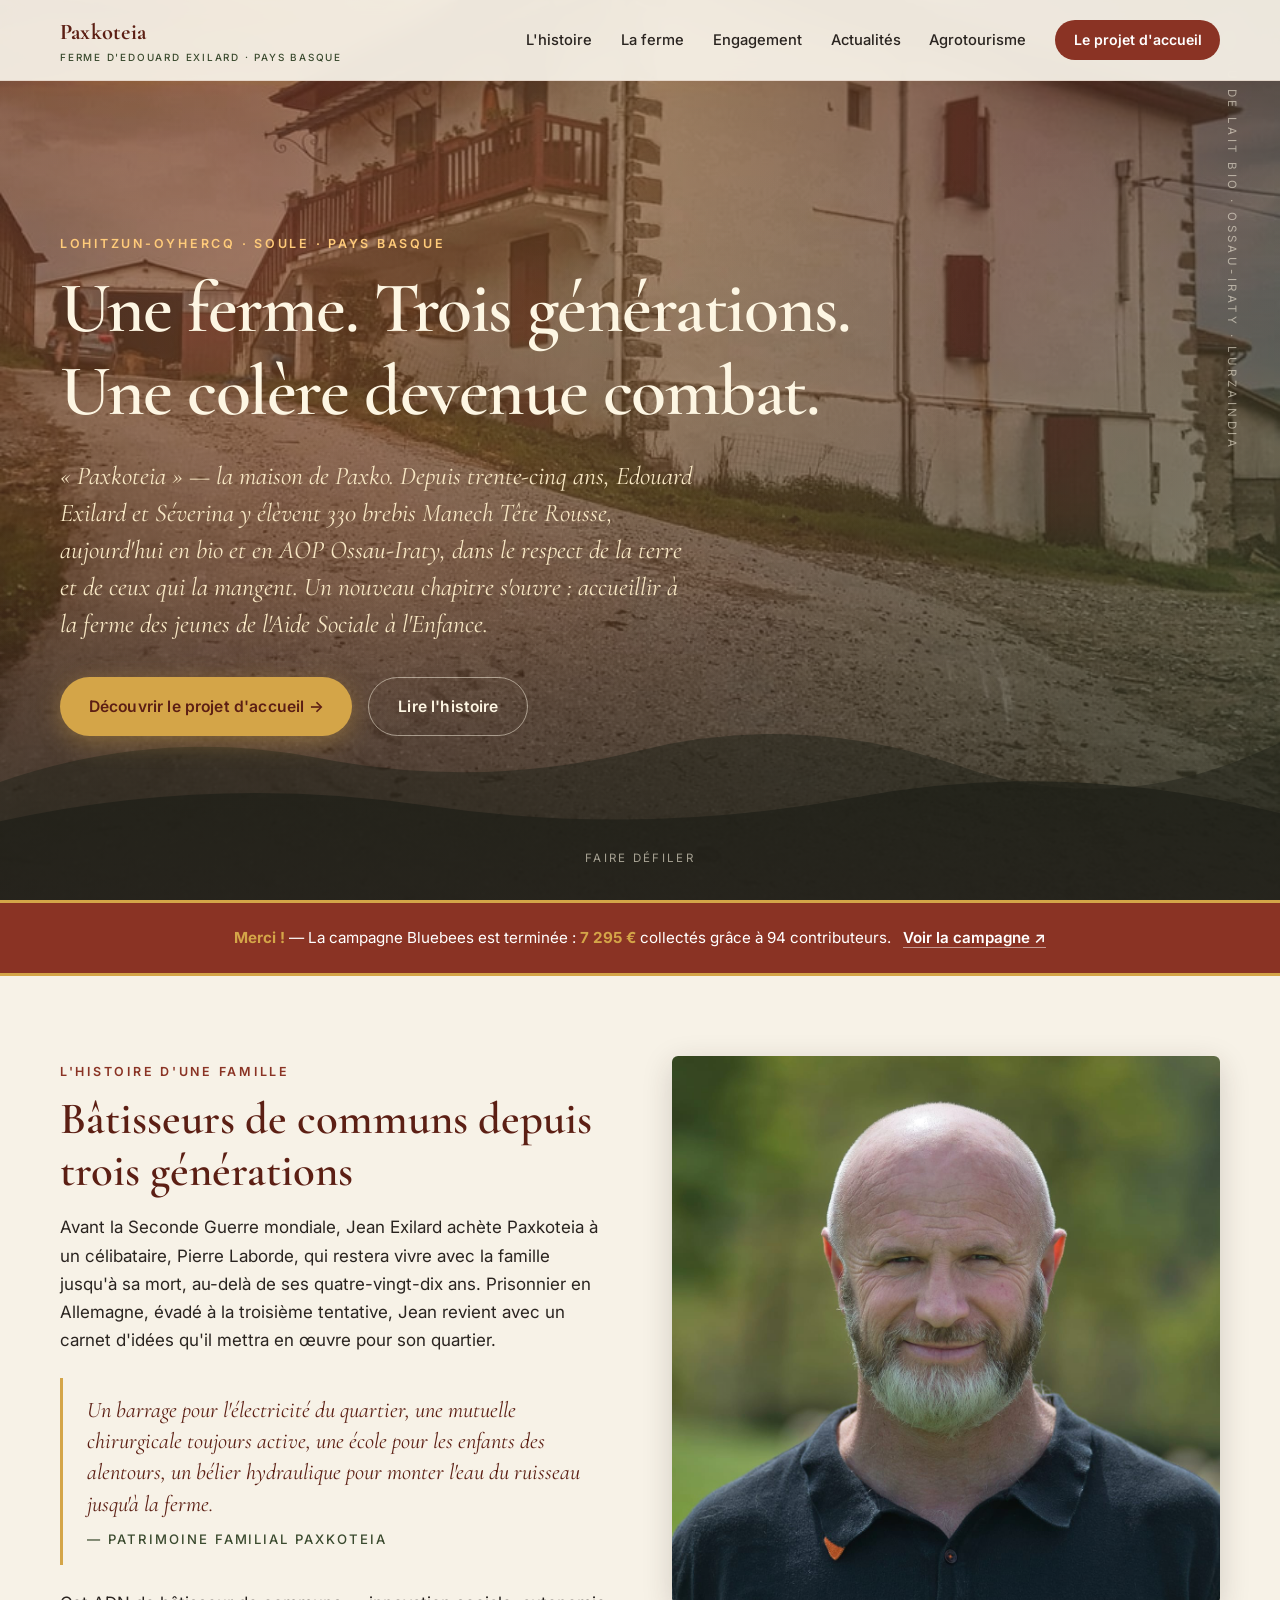
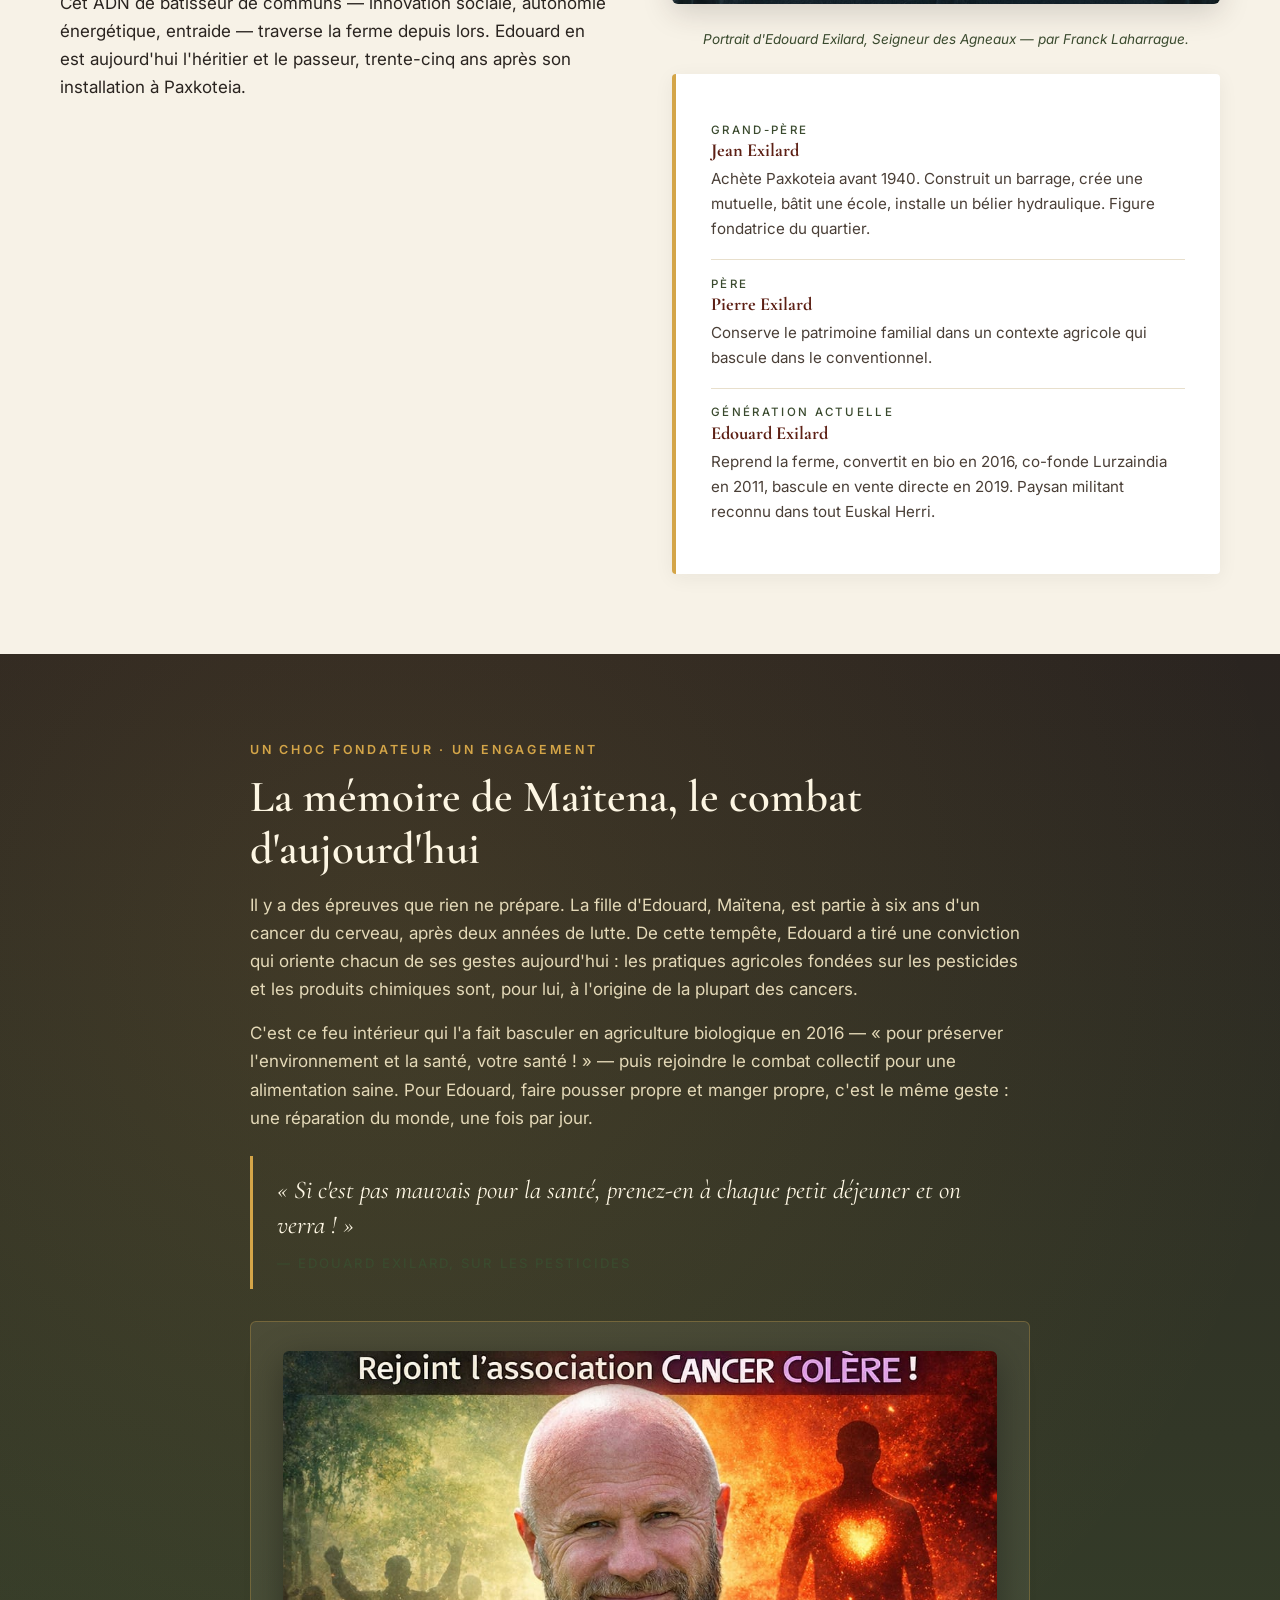
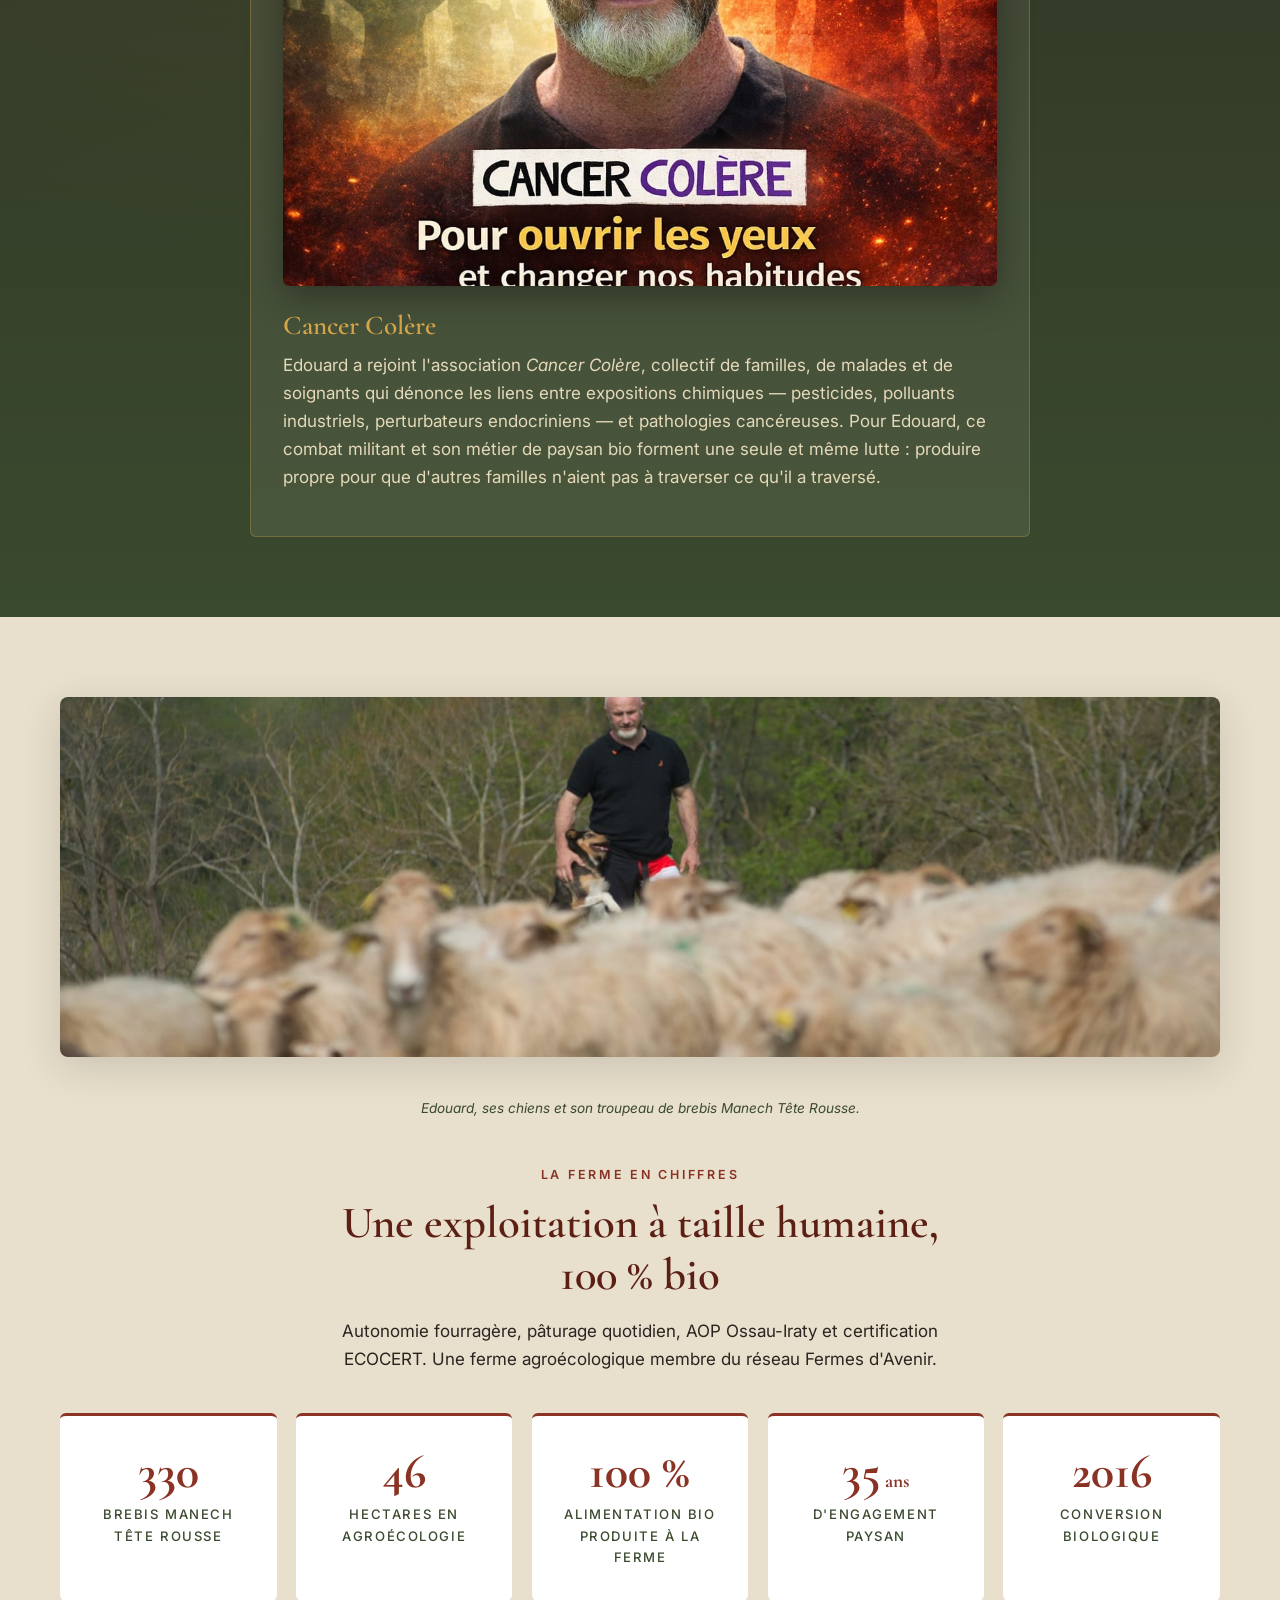
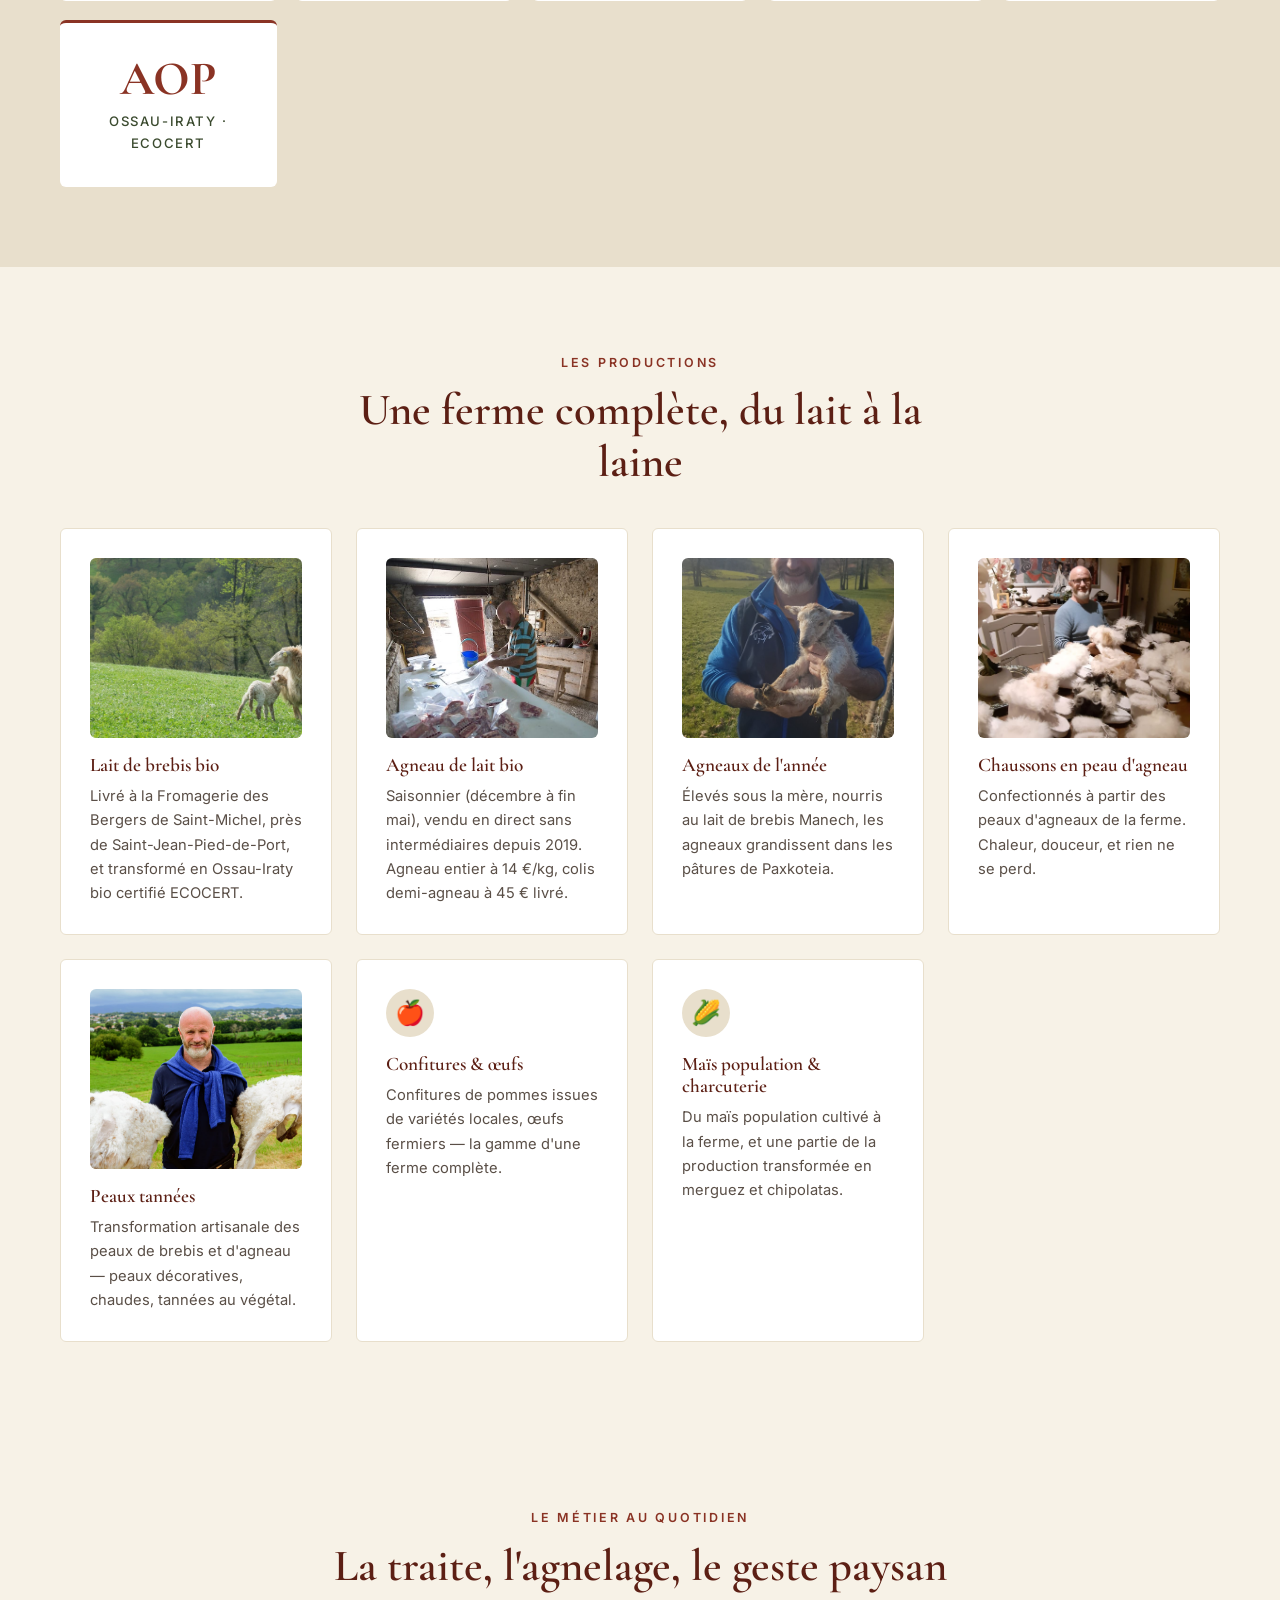
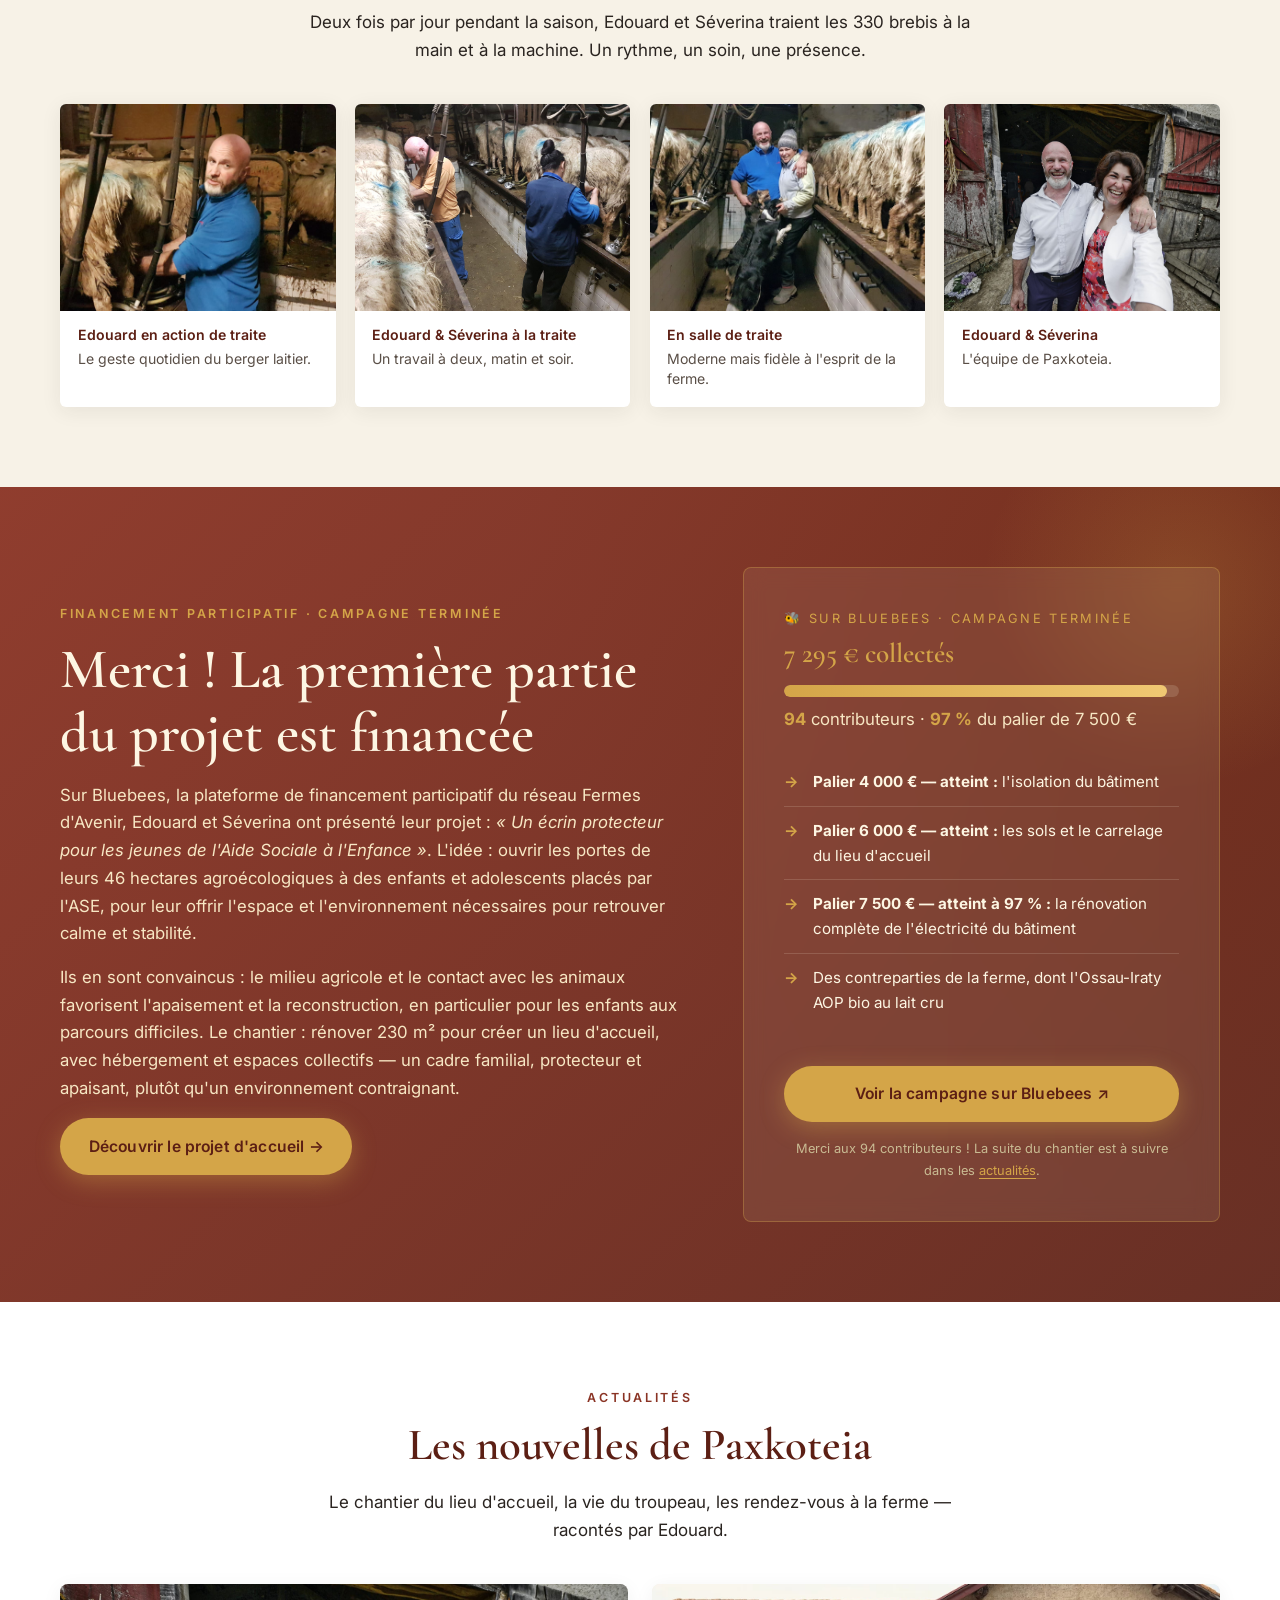
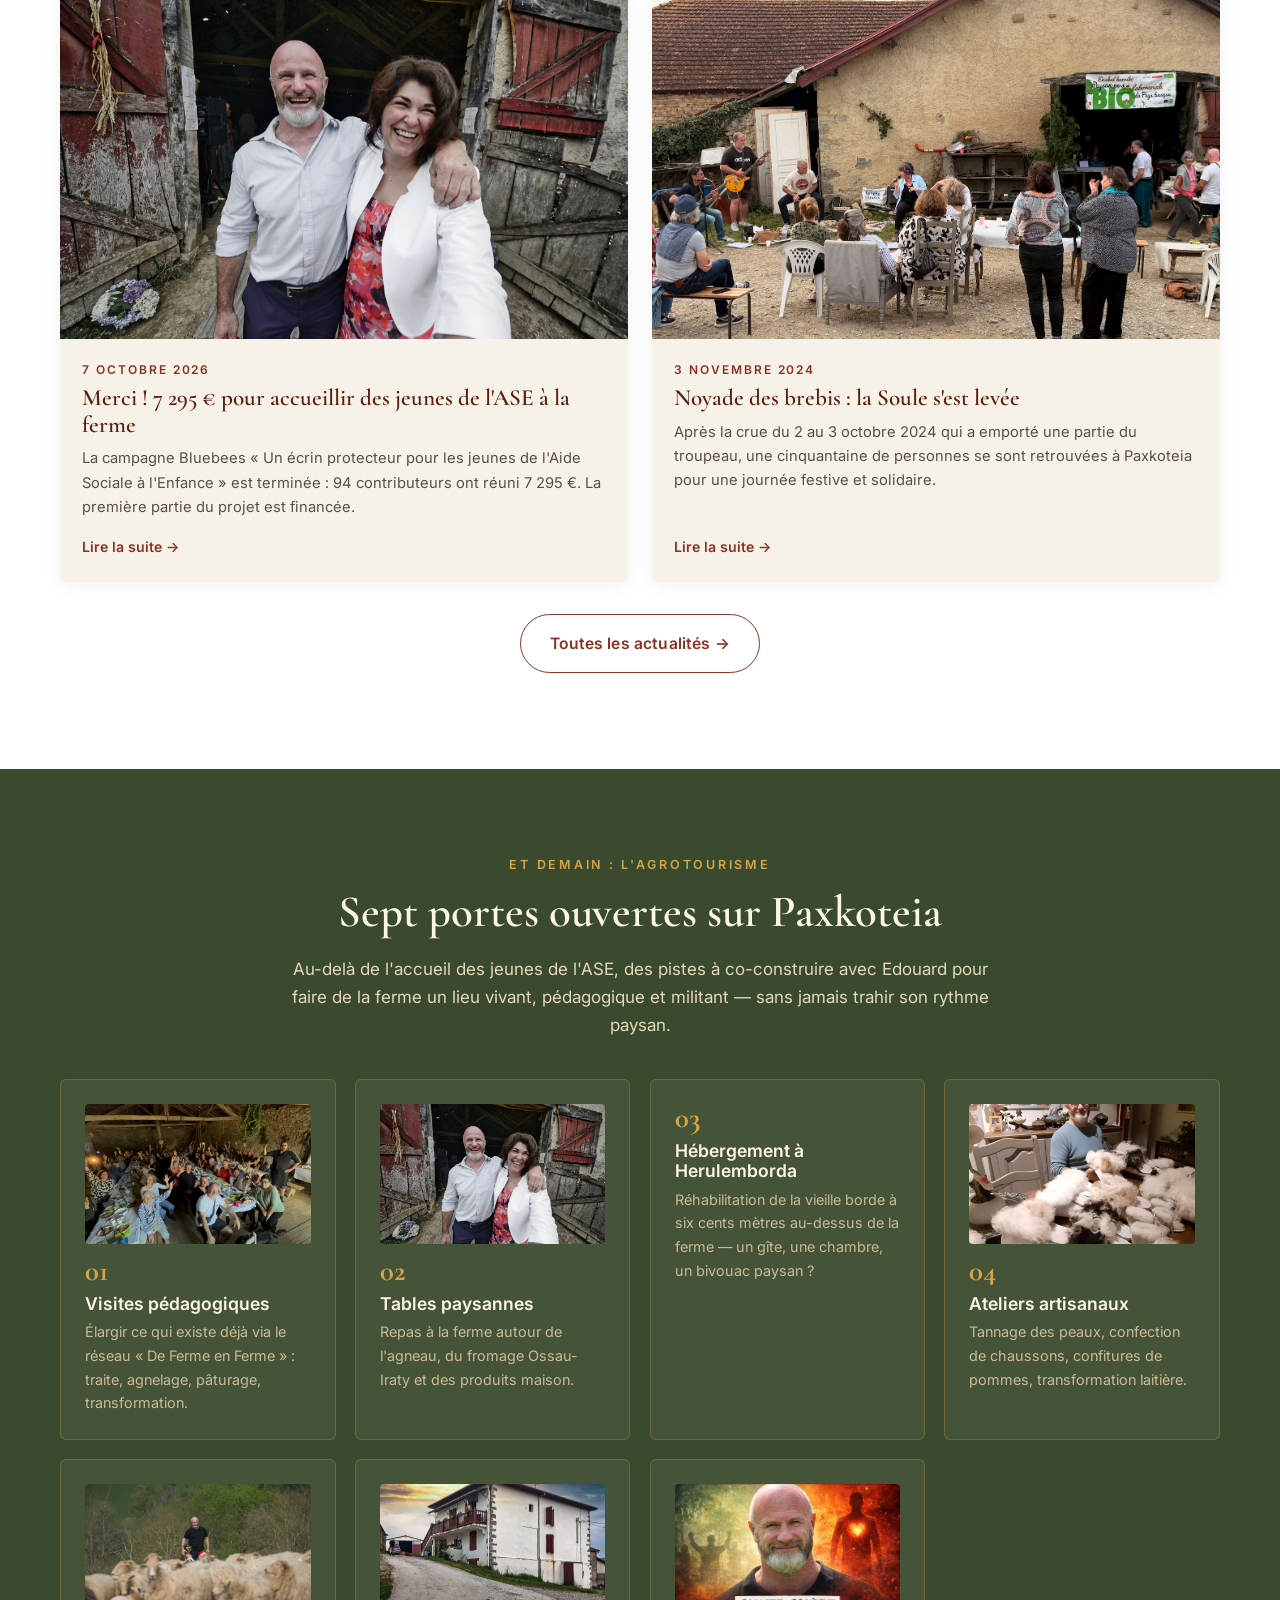
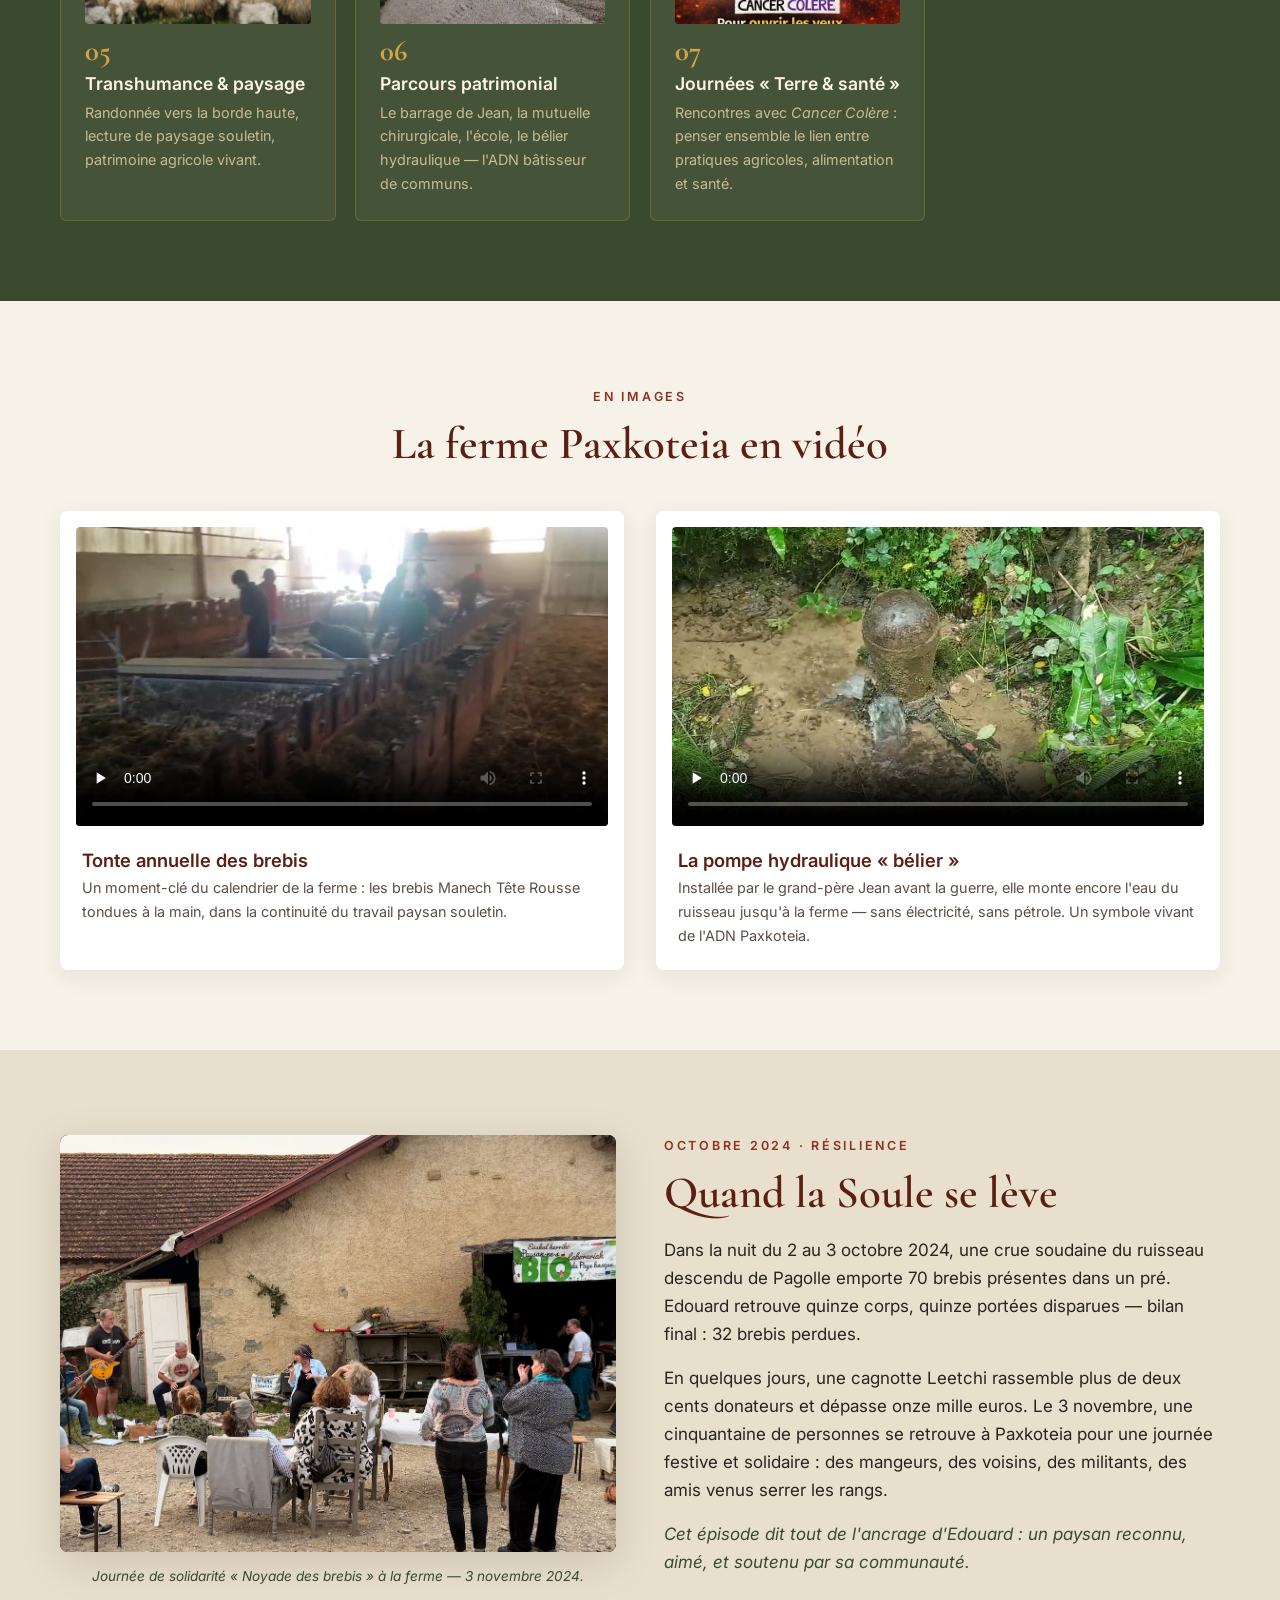
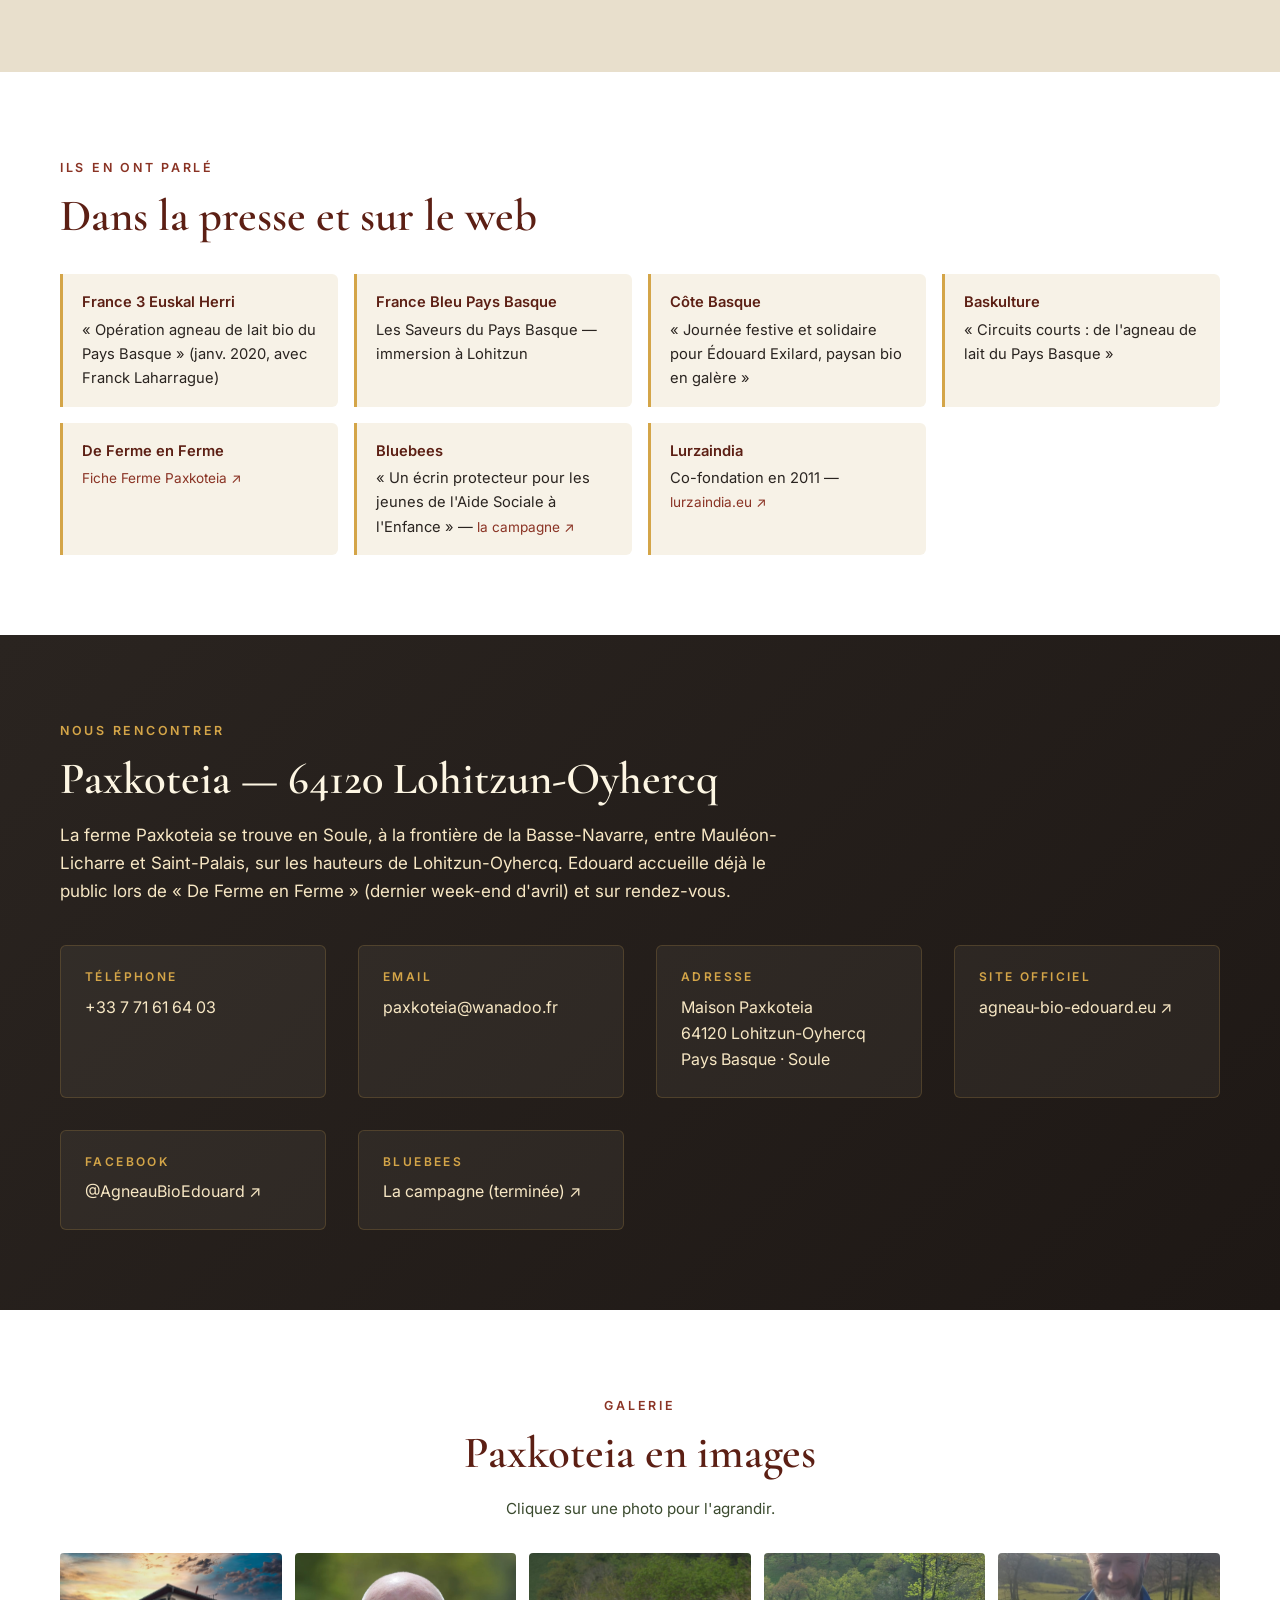
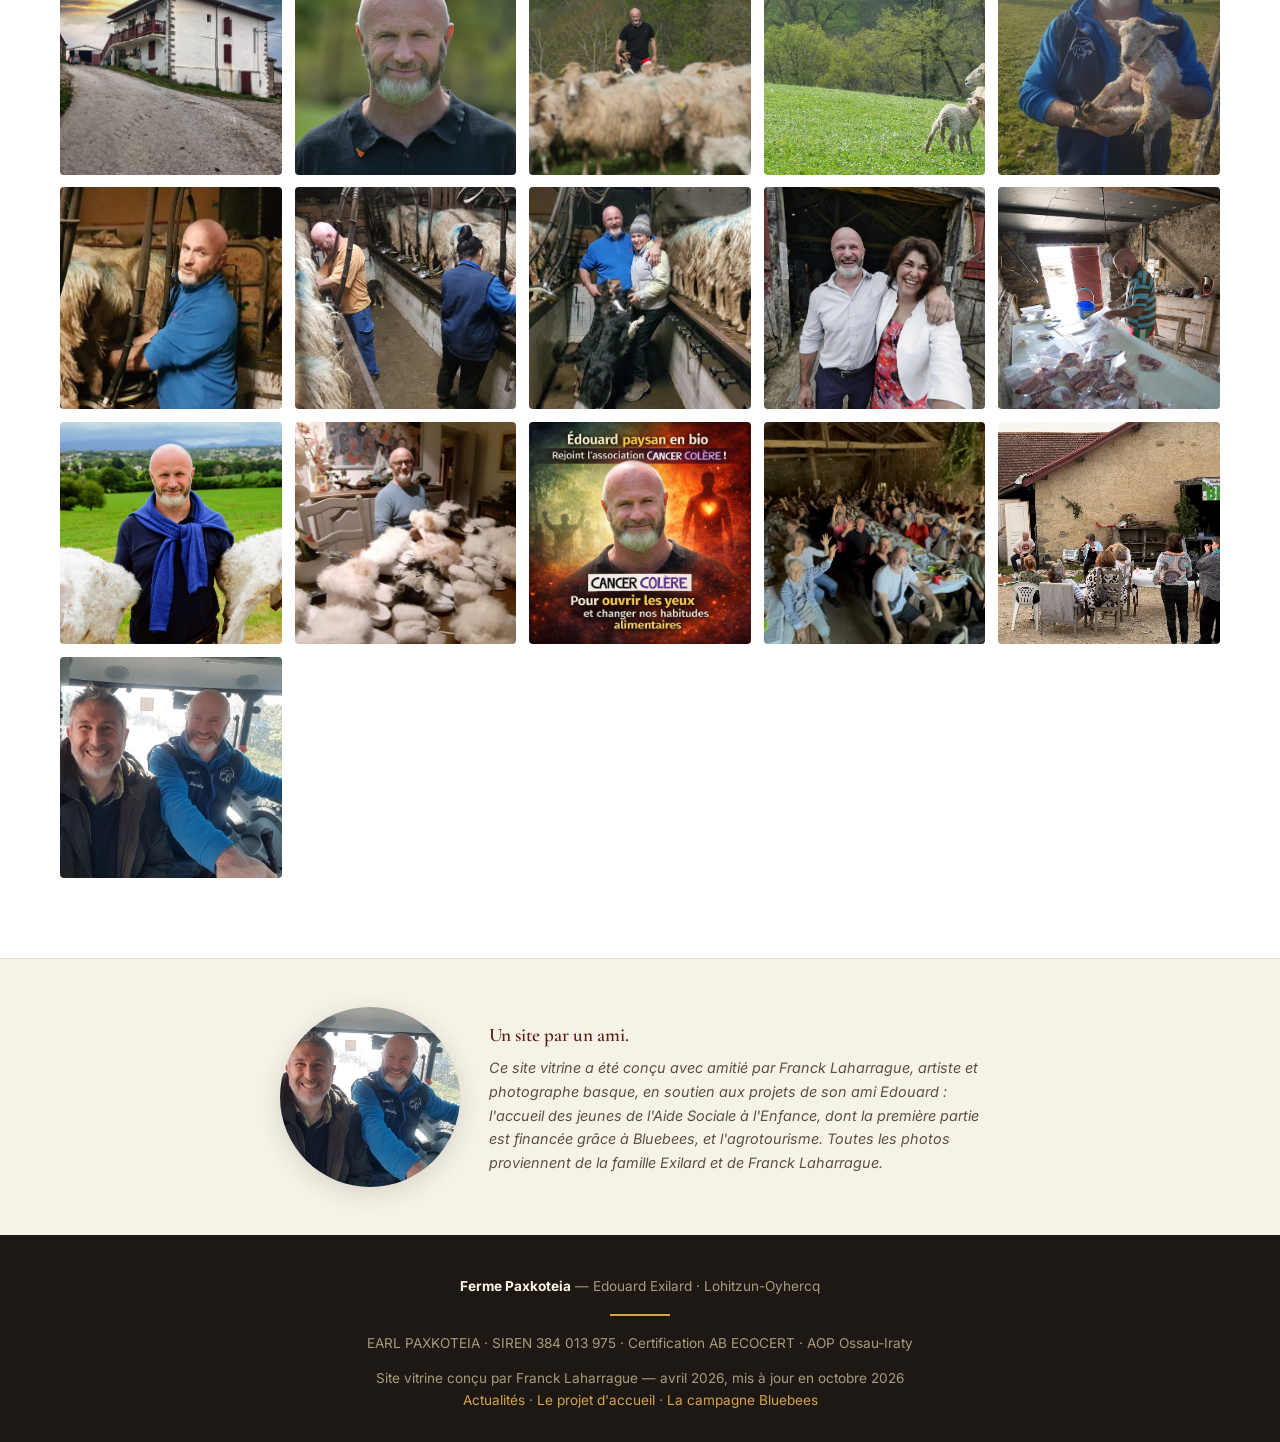
<file: index.html>
<!DOCTYPE html>
<html lang="fr">
<head>
<meta charset="UTF-8" />
<meta name="viewport" content="width=device-width, initial-scale=1.0" />
<title>Ferme Paxkoteia — Edouard Exilard · Agneau & Brebis Bio du Pays Basque</title>
<meta name="description" content="Paxkoteia, ferme bio d'Edouard Exilard à Lohitzun-Oyhercq (Soule, Pays Basque) : 330 brebis Manech Tête Rousse, AOP Ossau-Iraty, agneau de lait bio. Grâce à 94 contributeurs Bluebees, la ferme se prépare à accueillir des jeunes de l'Aide Sociale à l'Enfance." />
<meta name="theme-color" content="#8a3324" />
<link rel="canonical" href="https://franck-laharrague.github.io/Paxkoteia/" />
<!-- Aperçu au partage (Facebook, WhatsApp, LinkedIn, X…) -->
<meta property="og:type" content="website" />
<meta property="og:site_name" content="Ferme Paxkoteia" />
<meta property="og:locale" content="fr_FR" />
<meta property="og:url" content="https://franck-laharrague.github.io/Paxkoteia/" />
<meta property="og:title" content="Ferme Paxkoteia — Edouard Exilard, paysan bio en Soule" />
<meta property="og:description" content="330 brebis Manech, agneau de lait bio, AOP Ossau-Iraty… et un nouveau projet : accueillir à la ferme des jeunes de l'Aide Sociale à l'Enfance." />
<meta property="og:image" content="https://franck-laharrague.github.io/Paxkoteia/assets/partage-paxkoteia.jpg" />
<meta property="og:image:width" content="1200" />
<meta property="og:image:height" content="630" />
<meta property="og:image:alt" content="Edouard Exilard, son chien et son troupeau de brebis Manech Tête Rousse" />
<meta name="twitter:card" content="summary_large_image" />
<link rel="icon" href="favicon.svg" type="image/svg+xml" />
<link rel="apple-touch-icon" href="assets/apple-touch-icon.png" />
<link rel="preconnect" href="https://fonts.googleapis.com" />
<link rel="preconnect" href="https://fonts.gstatic.com" crossorigin />
<link href="https://fonts.googleapis.com/css2?family=Cormorant+Garamond:wght@400;500;600;700&family=Inter:wght@300;400;500;600;700&display=swap" rel="stylesheet" />
<link rel="stylesheet" href="css/site.css" />
</head>
<body>

<!-- ============ TOP NAV ============ -->
<header class="top">
  <div class="container nav">
    <a href="./" class="brand">
      Paxkoteia
      <small>Ferme d'Edouard Exilard · Pays Basque</small>
    </a>
    <button class="menu-toggle" id="menuToggle" aria-label="Menu">
      <span></span><span></span><span></span>
    </button>
    <nav class="nav-links" id="navLinks">
      <a href="#histoire">L'histoire</a>
      <a href="#ferme">La ferme</a>
      <a href="#engagement">Engagement</a>
      <a href="#actualites">Actualités</a>
      <a href="#agrotourisme">Agrotourisme</a>
      <a href="ecrin-protecteur.html" class="nav-cta">Le projet d'accueil</a>
    </nav>
  </div>
</header>

<!-- ============ HERO ============ -->
<section class="hero">
  <div class="hero-bg"></div>
  <div class="container hero-inner">
    <span class="eyebrow">Lohitzun-Oyhercq · Soule · Pays Basque</span>
    <h1>Une ferme. Trois générations.<br/>Une colère devenue combat.</h1>
    <p class="lede">
      « Paxkoteia » — la maison de Paxko. Depuis trente-cinq ans, Edouard Exilard et
      Séverina y élèvent 330 brebis Manech Tête Rousse, aujourd'hui en bio et en AOP
      Ossau-Iraty, dans le respect de la terre et de ceux qui la mangent. Un nouveau
      chapitre s'ouvre : accueillir à la ferme des jeunes de l'Aide Sociale à l'Enfance.
    </p>
    <div class="hero-ctas">
      <a href="ecrin-protecteur.html" class="btn btn-primary">Découvrir le projet d'accueil →</a>
      <a href="#histoire" class="btn btn-ghost">Lire l'histoire</a>
    </div>
  </div>
  <div class="hero-tag">Agneau de lait bio · Ossau-Iraty · Lurzaindia</div>
  <div class="scroll-indicator">Faire défiler</div>
</section>

<!-- ============ RIBBON ============ -->
<div class="ribbon">
  <div class="container">
    <strong>Merci !</strong> — La campagne Bluebees est terminée : <strong>7 295 €</strong> collectés grâce à 94 contributeurs.
    <a href="https://bluebees.fr/fr/project/1474-paxkoteia" target="_blank" rel="noopener">Voir la campagne ↗</a>
  </div>
</div>

<!-- ============ STORY ============ -->
<section class="story" id="histoire">
  <div class="container">
    <div class="story-grid">
      <div class="reveal">
        <span class="eyebrow">L'histoire d'une famille</span>
        <h2>Bâtisseurs de communs depuis trois générations</h2>
        <p>
          Avant la Seconde Guerre mondiale, Jean Exilard achète Paxkoteia à un célibataire,
          Pierre Laborde, qui restera vivre avec la famille jusqu'à sa mort, au-delà de ses
          quatre-vingt-dix ans. Prisonnier en Allemagne, évadé à la troisième tentative, Jean
          revient avec un carnet d'idées qu'il mettra en œuvre pour son quartier.
        </p>
        <blockquote>
          Un barrage pour l'électricité du quartier, une mutuelle chirurgicale toujours
          active, une école pour les enfants des alentours, un bélier hydraulique pour
          monter l'eau du ruisseau jusqu'à la ferme.
          <cite>— Patrimoine familial Paxkoteia</cite>
        </blockquote>
        <p>
          Cet ADN de bâtisseur de communs — innovation sociale, autonomie énergétique,
          entraide — traverse la ferme depuis lors. Edouard en est aujourd'hui l'héritier
          et le passeur, trente-cinq ans après son installation à Paxkoteia.
        </p>
      </div>
      <div class="reveal">
        <img class="story-portrait" src="assets/photos/portrait-edouard-seigneur-des-agneaux.jpg" alt="Portrait d'Edouard Exilard, Seigneur des Agneaux" loading="lazy" />
        <p class="photo-caption">Portrait d'Edouard Exilard, <em>Seigneur des Agneaux</em> — par Franck Laharrague.</p>
        <aside class="story-generations" style="margin-top:1.5rem;">
          <div class="gen">
            <h4><span>Grand-père</span>Jean Exilard</h4>
            <p>Achète Paxkoteia avant 1940. Construit un barrage, crée une mutuelle, bâtit une école, installe un bélier hydraulique. Figure fondatrice du quartier.</p>
          </div>
          <div class="gen">
            <h4><span>Père</span>Pierre Exilard</h4>
            <p>Conserve le patrimoine familial dans un contexte agricole qui bascule dans le conventionnel.</p>
          </div>
          <div class="gen">
            <h4><span>Génération actuelle</span>Edouard Exilard</h4>
            <p>Reprend la ferme, convertit en bio en 2016, co-fonde Lurzaindia en 2011, bascule en vente directe en 2019. Paysan militant reconnu dans tout Euskal Herri.</p>
          </div>
        </aside>
      </div>
    </div>
  </div>
</section>

<!-- ============ MAITENA / CANCER COLÈRE ============ -->
<section class="maitena" id="engagement">
  <div class="container section-narrow">
    <span class="eyebrow reveal">Un choc fondateur · Un engagement</span>
    <h2 class="reveal">La mémoire de Maïtena, le combat d'aujourd'hui</h2>
    <p class="reveal">
      Il y a des épreuves que rien ne prépare. La fille d'Edouard, Maïtena, est partie
      à six ans d'un cancer du cerveau, après deux années de lutte. De cette tempête,
      Edouard a tiré une conviction qui oriente chacun de ses gestes aujourd'hui :
      les pratiques agricoles fondées sur les pesticides et les produits chimiques
      sont, pour lui, à l'origine de la plupart des cancers.
    </p>
    <p class="reveal">
      C'est ce feu intérieur qui l'a fait basculer en agriculture biologique en 2016
      — « pour préserver l'environnement et la santé, votre santé ! » — puis rejoindre
      le combat collectif pour une alimentation saine. Pour Edouard, faire pousser
      propre et manger propre, c'est le même geste : une réparation du monde,
      une fois par jour.
    </p>
    <blockquote class="reveal">
      « Si c'est pas mauvais pour la santé, prenez-en à chaque petit déjeuner et on verra ! »
      <cite>— Edouard Exilard, sur les pesticides</cite>
    </blockquote>
    <div class="cc-card reveal">
      <img class="cc-portrait" src="assets/photos/edouard-cancer-colere.jpg" alt="Edouard militant avec l'association Cancer Colère" loading="lazy" />
      <h3>Cancer Colère</h3>
      <p>
        Edouard a rejoint l'association <em>Cancer Colère</em>, collectif de familles,
        de malades et de soignants qui dénonce les liens entre expositions chimiques
        — pesticides, polluants industriels, perturbateurs endocriniens — et pathologies
        cancéreuses. Pour Edouard, ce combat militant et son métier de paysan bio
        forment une seule et même lutte : produire propre pour que d'autres familles
        n'aient pas à traverser ce qu'il a traversé.
      </p>
    </div>
  </div>
</section>

<!-- ============ CHIFFRES CLES ============ -->
<section class="chiffres" id="ferme">
  <div class="container">
    <figure class="reveal" style="margin-bottom:2.5rem;">
      <img class="ferme-banner" src="assets/photos/edouard-chiens-troupeau-brebis.jpg" alt="Edouard, ses chiens et son troupeau de brebis Manech Tête Rousse" loading="lazy" />
      <figcaption class="photo-caption">Edouard, ses chiens et son troupeau de brebis Manech Tête Rousse.</figcaption>
    </figure>
    <div style="text-align:center; max-width:640px; margin:0 auto 1rem;">
      <span class="eyebrow reveal">La ferme en chiffres</span>
      <h2 class="reveal">Une exploitation à taille humaine, 100 % bio</h2>
      <p class="reveal">Autonomie fourragère, pâturage quotidien, AOP Ossau-Iraty et certification ECOCERT. Une ferme agroécologique membre du réseau Fermes d'Avenir.</p>
    </div>
    <div class="kpi-grid">
      <div class="kpi reveal"><span class="kpi-value">330</span><span class="kpi-label">Brebis Manech Tête Rousse</span></div>
      <div class="kpi reveal"><span class="kpi-value">46</span><span class="kpi-label">Hectares en agroécologie</span></div>
      <div class="kpi reveal"><span class="kpi-value">100 %</span><span class="kpi-label">Alimentation bio produite à la ferme</span></div>
      <div class="kpi reveal"><span class="kpi-value">35<small style="font-size:1.2rem;">&nbsp;ans</small></span><span class="kpi-label">D'engagement paysan</span></div>
      <div class="kpi reveal"><span class="kpi-value">2016</span><span class="kpi-label">Conversion biologique</span></div>
      <div class="kpi reveal"><span class="kpi-value">AOP</span><span class="kpi-label">Ossau-Iraty · ECOCERT</span></div>
    </div>
  </div>
</section>

<!-- ============ PRODUCTIONS ============ -->
<section class="produits">
  <div class="container">
    <div style="text-align:center; max-width:640px; margin:0 auto 1rem;">
      <span class="eyebrow reveal">Les productions</span>
      <h2 class="reveal">Une ferme complète, du lait à la laine</h2>
    </div>
    <div class="produits-grid">
      <div class="produit reveal">
        <img class="produit-photo" src="assets/photos/edouard-eleveur-brebis-laitieres.jpg" alt="Edouard, éleveur de brebis laitières" loading="lazy" />
        <h4>Lait de brebis bio</h4>
        <p>Livré à la Fromagerie des Bergers de Saint-Michel, près de Saint-Jean-Pied-de-Port, et transformé en Ossau-Iraty bio certifié ECOCERT.</p>
      </div>
      <div class="produit reveal">
        <img class="produit-photo" src="assets/photos/edouard-prepare-colis-agneau.jpg" alt="Edouard prépare les colis d'agneau" loading="lazy" />
        <h4>Agneau de lait bio</h4>
        <p>Saisonnier (décembre à fin mai), vendu en direct sans intermédiaires depuis 2019. Agneau entier à 14 €/kg, colis demi-agneau à 45 € livré.</p>
      </div>
      <div class="produit reveal">
        <img class="produit-photo" src="assets/photos/edouard-ses-agneaux.jpg" alt="Edouard et ses agneaux" loading="lazy" />
        <h4>Agneaux de l'année</h4>
        <p>Élevés sous la mère, nourris au lait de brebis Manech, les agneaux grandissent dans les pâtures de Paxkoteia.</p>
      </div>
      <div class="produit reveal">
        <img class="produit-photo" src="assets/photos/chaussons-peau-agneau.jpg" alt="Chaussons artisanaux en peau d'agneau Paxkoteia" loading="lazy" />
        <h4>Chaussons en peau d'agneau</h4>
        <p>Confectionnés à partir des peaux d'agneaux de la ferme. Chaleur, douceur, et rien ne se perd.</p>
      </div>
      <div class="produit reveal">
        <img class="produit-photo" src="assets/photos/edouard-propose-peaux-agneaux.jpg" alt="Edouard propose des peaux d'agneaux tannées" loading="lazy" />
        <h4>Peaux tannées</h4>
        <p>Transformation artisanale des peaux de brebis et d'agneau — peaux décoratives, chaudes, tannées au végétal.</p>
      </div>
      <div class="produit reveal">
        <div class="produit-icon">🍎</div>
        <h4>Confitures &amp; œufs</h4>
        <p>Confitures de pommes issues de variétés locales, œufs fermiers — la gamme d'une ferme complète.</p>
      </div>
      <div class="produit reveal">
        <div class="produit-icon">🌽</div>
        <h4>Maïs population &amp; charcuterie</h4>
        <p>Du maïs population cultivé à la ferme, et une partie de la production transformée en merguez et chipolatas.</p>
      </div>
    </div>
  </div>
</section>

<!-- ============ AU QUOTIDIEN / LA TRAITE ============ -->
<section class="quotidien">
  <div class="container">
    <div style="text-align:center; max-width:680px; margin:0 auto 1rem;">
      <span class="eyebrow reveal">Le métier au quotidien</span>
      <h2 class="reveal">La traite, l'agnelage, le geste paysan</h2>
      <p class="reveal">Deux fois par jour pendant la saison, Edouard et Séverina traient les 330 brebis à la main et à la machine. Un rythme, un soin, une présence.</p>
    </div>
    <div class="quotidien-grid">
      <figure class="quotidien-card reveal" data-lightbox data-src="assets/photos/edouard-action-traite.jpg" data-cap="Edouard en action de traite à la ferme Paxkoteia.">
        <img src="assets/photos/edouard-action-traite.jpg" alt="Edouard en action de traite" loading="lazy" />
        <figcaption><strong>Edouard en action de traite</strong>Le geste quotidien du berger laitier.</figcaption>
      </figure>
      <figure class="quotidien-card reveal" data-lightbox data-src="assets/photos/edouard-severina-traite-brebis.jpg" data-cap="Edouard et Séverina pendant la traite des brebis.">
        <img src="assets/photos/edouard-severina-traite-brebis.jpg" alt="Edouard et Séverina pendant la traite" loading="lazy" />
        <figcaption><strong>Edouard &amp; Séverina à la traite</strong>Un travail à deux, matin et soir.</figcaption>
      </figure>
      <figure class="quotidien-card reveal" data-lightbox data-src="assets/photos/edouard-severina-salle-traite.jpg" data-cap="Edouard et Séverina en salle de traite.">
        <img src="assets/photos/edouard-severina-salle-traite.jpg" alt="Edouard et Séverina en salle de traite" loading="lazy" />
        <figcaption><strong>En salle de traite</strong>Moderne mais fidèle à l'esprit de la ferme.</figcaption>
      </figure>
      <figure class="quotidien-card reveal" data-lightbox data-src="assets/photos/edouard-severina.jpg" data-cap="Edouard et Séverina, équipe et complices à Paxkoteia.">
        <img src="assets/photos/edouard-severina.jpg" alt="Edouard et Séverina" loading="lazy" />
        <figcaption><strong>Edouard &amp; Séverina</strong>L'équipe de Paxkoteia.</figcaption>
      </figure>
    </div>
  </div>
</section>

<!-- ============ BLUEBEES : CAMPAGNE TERMINÉE ============ -->
<section class="bluebees" id="bluebees">
  <div class="container">
    <div class="bluebees-wrap">
      <div>
        <span class="eyebrow reveal">Financement participatif · Campagne terminée</span>
        <h2 class="reveal">Merci ! La première partie du projet est financée</h2>
        <p class="reveal">
          Sur Bluebees, la plateforme de financement participatif du réseau Fermes d'Avenir,
          Edouard et Séverina ont présenté leur projet : <em>« Un écrin protecteur pour les
          jeunes de l'Aide Sociale à l'Enfance »</em>. L'idée : ouvrir les portes de leurs
          46 hectares agroécologiques à des enfants et adolescents placés par l'ASE, pour
          leur offrir l'espace et l'environnement nécessaires pour retrouver calme et stabilité.
        </p>
        <p class="reveal">
          Ils en sont convaincus : le milieu agricole et le contact avec les animaux favorisent
          l'apaisement et la reconstruction, en particulier pour les enfants aux parcours
          difficiles. Le chantier : rénover 230 m² pour créer un lieu d'accueil, avec
          hébergement et espaces collectifs — un cadre familial, protecteur et apaisant,
          plutôt qu'un environnement contraignant.
        </p>
        <p class="reveal">
          <a href="ecrin-protecteur.html" class="btn btn-primary">Découvrir le projet d'accueil →</a>
        </p>
      </div>
      <aside class="bluebees-panel reveal">
        <span class="bluebees-brand">🐝 Sur Bluebees · campagne terminée</span>
        <h3>7 295 € collectés</h3>
        <div class="jauge" role="img" aria-label="97 % du palier de 7 500 € atteint">
          <div class="jauge-barre" style="width:97%;"></div>
        </div>
        <p class="jauge-legende"><strong>94</strong> contributeurs · <strong>97 %</strong> du palier de 7 500 €</p>
        <ul>
          <li><strong>Palier 4 000 € — atteint :</strong> l'isolation du bâtiment</li>
          <li><strong>Palier 6 000 € — atteint :</strong> les sols et le carrelage du lieu d'accueil</li>
          <li><strong>Palier 7 500 € — atteint à 97 % :</strong> la rénovation complète de l'électricité du bâtiment</li>
          <li>Des contreparties de la ferme, dont l'Ossau-Iraty AOP bio au lait cru</li>
        </ul>
        <a href="https://bluebees.fr/fr/project/1474-paxkoteia" target="_blank" rel="noopener" class="btn btn-primary">
          Voir la campagne sur Bluebees ↗
        </a>
        <p style="font-size:0.8rem; color:#c9bb93; margin-top:1rem; text-align:center; margin-bottom:0;">
          Merci aux 94 contributeurs ! La suite du chantier est à suivre dans les <a href="actualites.html" style="color:var(--ocre);">actualités</a>.
        </p>
      </aside>
    </div>
  </div>
</section>

<!-- ============ ACTUALITÉS (3 dernières, remplies par js/actualites.js) ============ -->
<section class="actus" id="actualites">
  <div class="container">
    <div style="text-align:center; max-width:640px; margin:0 auto 1rem;">
      <span class="eyebrow reveal">Actualités</span>
      <h2 class="reveal">Les nouvelles de Paxkoteia</h2>
      <p class="reveal">Le chantier du lieu d'accueil, la vie du troupeau, les rendez-vous à la ferme — racontés par Edouard.</p>
    </div>
    <div class="actus-grid" data-actus="accueil" data-limite="3">
      <p class="actus-attente">Chargement des actualités…</p>
    </div>
    <p style="text-align:center; margin-top:2rem;">
      <a href="actualites.html" class="btn btn-outline">Toutes les actualités →</a>
    </p>
  </div>
</section>

<!-- ============ AGROTOURISME : PISTES ============ -->
<section class="agro" id="agrotourisme">
  <div class="container">
    <div style="text-align:center; max-width:720px; margin:0 auto 1rem;">
      <span class="eyebrow reveal">Et demain : l'agrotourisme</span>
      <h2 class="reveal">Sept portes ouvertes sur Paxkoteia</h2>
      <p class="reveal">Au-delà de l'accueil des jeunes de l'ASE, des pistes à co-construire avec Edouard pour faire de la ferme un lieu vivant, pédagogique et militant — sans jamais trahir son rythme paysan.</p>
    </div>
    <div class="pistes-grid">
      <div class="piste reveal">
        <img class="piste-photo" src="assets/photos/journees-portes-ouvertes.jpg" alt="Journées portes ouvertes à la ferme" loading="lazy" />
        <span class="piste-num">01</span>
        <h4>Visites pédagogiques</h4>
        <p>Élargir ce qui existe déjà via le réseau « De Ferme en Ferme » : traite, agnelage, pâturage, transformation.</p>
      </div>
      <div class="piste reveal">
        <img class="piste-photo" src="assets/photos/edouard-severina.jpg" alt="Edouard et Séverina, accueil à la ferme" loading="lazy" />
        <span class="piste-num">02</span>
        <h4>Tables paysannes</h4>
        <p>Repas à la ferme autour de l'agneau, du fromage Ossau-Iraty et des produits maison.</p>
      </div>
      <div class="piste reveal">
        <span class="piste-num">03</span>
        <h4>Hébergement à Herulemborda</h4>
        <p>Réhabilitation de la vieille borde à six cents mètres au-dessus de la ferme — un gîte, une chambre, un bivouac paysan ?</p>
      </div>
      <div class="piste reveal">
        <img class="piste-photo" src="assets/photos/chaussons-peau-agneau.jpg" alt="Chaussons en peau d'agneau" loading="lazy" />
        <span class="piste-num">04</span>
        <h4>Ateliers artisanaux</h4>
        <p>Tannage des peaux, confection de chaussons, confitures de pommes, transformation laitière.</p>
      </div>
      <div class="piste reveal">
        <img class="piste-photo" src="assets/photos/edouard-chiens-troupeau-brebis.jpg" alt="Troupeau et bergers" loading="lazy" />
        <span class="piste-num">05</span>
        <h4>Transhumance &amp; paysage</h4>
        <p>Randonnée vers la borde haute, lecture de paysage souletin, patrimoine agricole vivant.</p>
      </div>
      <div class="piste reveal">
        <img class="piste-photo" src="assets/photos/ferme-paxkoteia.jpg" alt="Ferme Paxkoteia" loading="lazy" />
        <span class="piste-num">06</span>
        <h4>Parcours patrimonial</h4>
        <p>Le barrage de Jean, la mutuelle chirurgicale, l'école, le bélier hydraulique — l'ADN bâtisseur de communs.</p>
      </div>
      <div class="piste reveal">
        <img class="piste-photo" src="assets/photos/edouard-cancer-colere.jpg" alt="Edouard militant avec Cancer Colère" loading="lazy" />
        <span class="piste-num">07</span>
        <h4>Journées « Terre &amp; santé »</h4>
        <p>Rencontres avec <em>Cancer Colère</em> : penser ensemble le lien entre pratiques agricoles, alimentation et santé.</p>
      </div>
    </div>
  </div>
</section>

<!-- ============ VIDEOS ============ -->
<section class="videos">
  <div class="container">
    <div style="text-align:center; max-width:640px; margin:0 auto 1rem;">
      <span class="eyebrow reveal">En images</span>
      <h2 class="reveal">La ferme Paxkoteia en vidéo</h2>
    </div>
    <div class="video-grid">
      <figure class="video-card reveal">
        <video controls preload="none" playsinline poster="assets/tonte-annuelle-brebis-paxkoteia-affiche.jpg">
          <source src="assets/tonte-annuelle-brebis-paxkoteia.mp4" type="video/mp4" />
          Votre navigateur ne prend pas en charge la lecture de vidéos.
        </video>
        <figcaption>
          <h4>Tonte annuelle des brebis</h4>
          <p>Un moment-clé du calendrier de la ferme : les brebis Manech Tête Rousse tondues à la main, dans la continuité du travail paysan souletin.</p>
        </figcaption>
      </figure>
      <figure class="video-card reveal">
        <video controls preload="none" playsinline poster="assets/pompe-hydraulique-belier-affiche.jpg">
          <source src="assets/pompe-hydraulique-belier.mp4" type="video/mp4" />
          Votre navigateur ne prend pas en charge la lecture de vidéos.
        </video>
        <figcaption>
          <h4>La pompe hydraulique « bélier »</h4>
          <p>Installée par le grand-père Jean avant la guerre, elle monte encore l'eau du ruisseau jusqu'à la ferme — sans électricité, sans pétrole. Un symbole vivant de l'ADN Paxkoteia.</p>
        </figcaption>
      </figure>
    </div>
  </div>
</section>

<!-- ============ SOLIDARITÉ 2024 ============ -->
<section class="solidarite">
  <div class="container">
    <div class="solidarite-grid">
      <figure class="reveal">
        <div class="photo-wrap">
          <img src="assets/photos/journee-solidarite-noyade-brebis.jpg" alt="Journée de solidarité à la ferme Paxkoteia après la noyade des brebis d'octobre 2024" loading="lazy" />
        </div>
        <figcaption class="photo-caption">Journée de solidarité « Noyade des brebis » à la ferme — 3 novembre 2024.</figcaption>
      </figure>
      <div class="reveal">
        <span class="eyebrow">Octobre 2024 · Résilience</span>
        <h2>Quand la Soule se lève</h2>
        <p>
          Dans la nuit du 2 au 3 octobre 2024, une crue soudaine du ruisseau descendu de
          Pagolle emporte 70 brebis présentes dans un pré. Edouard retrouve quinze corps,
          quinze portées disparues — bilan final : 32 brebis perdues.
        </p>
        <p>
          En quelques jours, une cagnotte Leetchi rassemble plus de deux cents donateurs
          et dépasse onze mille euros. Le 3 novembre, une cinquantaine de personnes se
          retrouve à Paxkoteia pour une journée festive et solidaire : des mangeurs,
          des voisins, des militants, des amis venus serrer les rangs.
        </p>
        <p style="font-style:italic; color:var(--mousse);">
          Cet épisode dit tout de l'ancrage d'Edouard : un paysan reconnu, aimé, et
          soutenu par sa communauté.
        </p>
      </div>
    </div>
  </div>
</section>

<!-- ============ MEDIAS / PRESSE ============ -->
<section class="medias">
  <div class="container">
    <span class="eyebrow reveal">Ils en ont parlé</span>
    <h2 class="reveal">Dans la presse et sur le web</h2>
    <ul class="medias-list">
      <li class="media-item reveal">
        <strong>France 3 Euskal Herri</strong>
        « Opération agneau de lait bio du Pays Basque » (janv. 2020, avec Franck Laharrague)
      </li>
      <li class="media-item reveal">
        <strong>France Bleu Pays Basque</strong>
        Les Saveurs du Pays Basque — immersion à Lohitzun
      </li>
      <li class="media-item reveal">
        <strong>Côte Basque</strong>
        « Journée festive et solidaire pour Édouard Exilard, paysan bio en galère »
      </li>
      <li class="media-item reveal">
        <strong>Baskulture</strong>
        « Circuits courts : de l'agneau de lait du Pays Basque »
      </li>
      <li class="media-item reveal">
        <strong>De Ferme en Ferme</strong>
        <a href="https://www.defermeenferme.com/participant-2140-ferme-paxkoteia" target="_blank" rel="noopener">Fiche Ferme Paxkoteia ↗</a>
      </li>
      <li class="media-item reveal">
        <strong>Bluebees</strong>
        « Un écrin protecteur pour les jeunes de l'Aide Sociale à l'Enfance » — <a href="https://bluebees.fr/fr/project/1474-paxkoteia" target="_blank" rel="noopener">la campagne ↗</a>
      </li>
      <li class="media-item reveal">
        <strong>Lurzaindia</strong>
        Co-fondation en 2011 — <a href="https://lurzaindia.eu/lurzaindia/" target="_blank" rel="noopener">lurzaindia.eu ↗</a>
      </li>
    </ul>
  </div>
</section>

<!-- ============ CONTACT ============ -->
<section class="contact" id="contact">
  <div class="container">
    <div style="max-width:720px;">
      <span class="eyebrow reveal">Nous rencontrer</span>
      <h2 class="reveal">Paxkoteia — 64120 Lohitzun-Oyhercq</h2>
      <p class="reveal">
        La ferme Paxkoteia se trouve en Soule, à la frontière de la Basse-Navarre,
        entre Mauléon-Licharre et Saint-Palais, sur les hauteurs de Lohitzun-Oyhercq.
        Edouard accueille déjà le public lors de « De Ferme en Ferme » (dernier week-end
        d'avril) et sur rendez-vous.
      </p>
    </div>
    <div class="contact-grid">
      <div class="contact-item reveal">
        <h4>Téléphone</h4>
        <p><a href="tel:+33771616403">+33 7 71 61 64 03</a></p>
      </div>
      <div class="contact-item reveal">
        <h4>Email</h4>
        <p><a href="mailto:paxkoteia@wanadoo.fr">paxkoteia@wanadoo.fr</a></p>
      </div>
      <div class="contact-item reveal">
        <h4>Adresse</h4>
        <p>Maison Paxkoteia<br/>64120 Lohitzun-Oyhercq<br/>Pays Basque · Soule</p>
      </div>
      <div class="contact-item reveal">
        <h4>Site officiel</h4>
        <p><a href="https://agneau-bio-edouard.eu/" target="_blank" rel="noopener">agneau-bio-edouard.eu ↗</a></p>
      </div>
      <div class="contact-item reveal">
        <h4>Facebook</h4>
        <p><a href="https://www.facebook.com/AgneauBioEdouard/" target="_blank" rel="noopener">@AgneauBioEdouard ↗</a></p>
      </div>
      <div class="contact-item reveal">
        <h4>Bluebees</h4>
        <p><a href="https://bluebees.fr/fr/project/1474-paxkoteia" target="_blank" rel="noopener">La campagne (terminée) ↗</a></p>
      </div>
    </div>
  </div>
</section>

<!-- ============ GALERIE ============ -->
<section class="gallery">
  <div class="container">
    <div style="text-align:center; max-width:640px; margin:0 auto 1rem;">
      <span class="eyebrow reveal">Galerie</span>
      <h2 class="reveal">Paxkoteia en images</h2>
      <p class="reveal" style="font-size:0.95rem; color:var(--mousse);">Cliquez sur une photo pour l'agrandir.</p>
    </div>
    <div class="gallery-grid reveal">
      <div class="gallery-item" data-lightbox data-src="assets/photos/ferme-paxkoteia.jpg" data-cap="La ferme Paxkoteia à Lohitzun-Oyhercq, Soule, Pays Basque.">
        <img src="assets/photos/ferme-paxkoteia.jpg" alt="La ferme Paxkoteia" loading="lazy" />
      </div>
      <div class="gallery-item" data-lightbox data-src="assets/photos/portrait-edouard-seigneur-des-agneaux.jpg" data-cap="Portrait d'Edouard Exilard, Seigneur des Agneaux — par Franck Laharrague.">
        <img src="assets/photos/portrait-edouard-seigneur-des-agneaux.jpg" alt="Portrait d'Edouard" loading="lazy" />
      </div>
      <div class="gallery-item" data-lightbox data-src="assets/photos/edouard-chiens-troupeau-brebis.jpg" data-cap="Edouard, ses chiens et son troupeau de brebis.">
        <img src="assets/photos/edouard-chiens-troupeau-brebis.jpg" alt="Troupeau et chiens" loading="lazy" />
      </div>
      <div class="gallery-item" data-lightbox data-src="assets/photos/edouard-eleveur-brebis-laitieres.jpg" data-cap="Edouard, éleveur de brebis laitières en bio.">
        <img src="assets/photos/edouard-eleveur-brebis-laitieres.jpg" alt="Edouard éleveur" loading="lazy" />
      </div>
      <div class="gallery-item" data-lightbox data-src="assets/photos/edouard-ses-agneaux.jpg" data-cap="Edouard et ses agneaux — naissance et élevage sous la mère.">
        <img src="assets/photos/edouard-ses-agneaux.jpg" alt="Edouard et ses agneaux" loading="lazy" />
      </div>
      <div class="gallery-item" data-lightbox data-src="assets/photos/edouard-action-traite.jpg" data-cap="Edouard en action de traite.">
        <img src="assets/photos/edouard-action-traite.jpg" alt="Edouard à la traite" loading="lazy" />
      </div>
      <div class="gallery-item" data-lightbox data-src="assets/photos/edouard-severina-traite-brebis.jpg" data-cap="Edouard et Séverina pendant la traite des brebis.">
        <img src="assets/photos/edouard-severina-traite-brebis.jpg" alt="Traite à deux" loading="lazy" />
      </div>
      <div class="gallery-item" data-lightbox data-src="assets/photos/edouard-severina-salle-traite.jpg" data-cap="Edouard et Séverina en salle de traite.">
        <img src="assets/photos/edouard-severina-salle-traite.jpg" alt="Salle de traite" loading="lazy" />
      </div>
      <div class="gallery-item" data-lightbox data-src="assets/photos/edouard-severina.jpg" data-cap="Edouard et Séverina à la ferme Paxkoteia.">
        <img src="assets/photos/edouard-severina.jpg" alt="Edouard et Séverina" loading="lazy" />
      </div>
      <div class="gallery-item" data-lightbox data-src="assets/photos/edouard-prepare-colis-agneau.jpg" data-cap="Edouard prépare les colis d'agneau pour la vente directe.">
        <img src="assets/photos/edouard-prepare-colis-agneau.jpg" alt="Préparation des colis" loading="lazy" />
      </div>
      <div class="gallery-item" data-lightbox data-src="assets/photos/edouard-propose-peaux-agneaux.jpg" data-cap="Edouard propose des peaux d'agneaux tannées.">
        <img src="assets/photos/edouard-propose-peaux-agneaux.jpg" alt="Peaux d'agneaux" loading="lazy" />
      </div>
      <div class="gallery-item" data-lightbox data-src="assets/photos/chaussons-peau-agneau.jpg" data-cap="Chaussons en peau d'agneau, confection artisanale Paxkoteia.">
        <img src="assets/photos/chaussons-peau-agneau.jpg" alt="Chaussons" loading="lazy" />
      </div>
      <div class="gallery-item" data-lightbox data-src="assets/photos/edouard-cancer-colere.jpg" data-cap="Edouard militant avec l'association Cancer Colère.">
        <img src="assets/photos/edouard-cancer-colere.jpg" alt="Cancer Colère" loading="lazy" />
      </div>
      <div class="gallery-item" data-lightbox data-src="assets/photos/journees-portes-ouvertes.jpg" data-cap="Journées portes ouvertes à la ferme Paxkoteia.">
        <img src="assets/photos/journees-portes-ouvertes.jpg" alt="Portes ouvertes" loading="lazy" />
      </div>
      <div class="gallery-item" data-lightbox data-src="assets/photos/journee-solidarite-noyade-brebis.jpg" data-cap="Journée de solidarité « Noyade des brebis » à la ferme — 3 novembre 2024.">
        <img src="assets/photos/journee-solidarite-noyade-brebis.jpg" alt="Journée de solidarité" loading="lazy" />
      </div>
      <div class="gallery-item" data-lightbox data-src="assets/photos/edouard-franck-laharrague.jpg" data-cap="Edouard et son ami Franck Laharrague.">
        <img src="assets/photos/edouard-franck-laharrague.jpg" alt="Edouard et Franck" loading="lazy" />
      </div>
    </div>
  </div>
</section>

<!-- ============ SIGNATURE FRANCK ============ -->
<section class="signature">
  <div class="container">
    <div class="signature-inner reveal">
      <img class="signature-photo" src="assets/photos/edouard-franck-laharrague.jpg" alt="Edouard Exilard et Franck Laharrague" loading="lazy" />
      <div>
        <strong>Un site par un ami.</strong>
        <p>Ce site vitrine a été conçu avec amitié par Franck Laharrague, artiste et photographe basque, en soutien aux projets de son ami Edouard : l'accueil des jeunes de l'Aide Sociale à l'Enfance, dont la première partie est financée grâce à Bluebees, et l'agrotourisme. Toutes les photos proviennent de la famille Exilard et de Franck Laharrague.</p>
      </div>
    </div>
  </div>
</section>

<!-- ============ LIGHTBOX ============ -->
<div class="lightbox" id="lightbox">
  <img id="lightbox-img" alt="" />
  <p class="cap" id="lightbox-cap"></p>
</div>

<!-- ============ FOOTER ============ -->
<footer class="bottom">
  <div class="container">
    <p><strong style="color:#fdf6e3;">Ferme Paxkoteia</strong> — Edouard Exilard · Lohitzun-Oyhercq</p>
    <div class="footer-divider"></div>
    <p>EARL PAXKOTEIA · SIREN 384 013 975 · Certification AB ECOCERT · AOP Ossau-Iraty</p>
    <p style="margin-top:0.8rem;">
      Site vitrine conçu par Franck Laharrague — avril 2026, mis à jour en octobre 2026<br/>
      <a href="actualites.html">Actualités</a> · <a href="ecrin-protecteur.html">Le projet d'accueil</a> · <a href="https://bluebees.fr/fr/project/1474-paxkoteia" target="_blank" rel="noopener">La campagne Bluebees</a>
    </p>
  </div>
</footer>

<script src="js/site.js"></script>
<script src="js/actualites.js"></script>

</body>
</html>
</file>
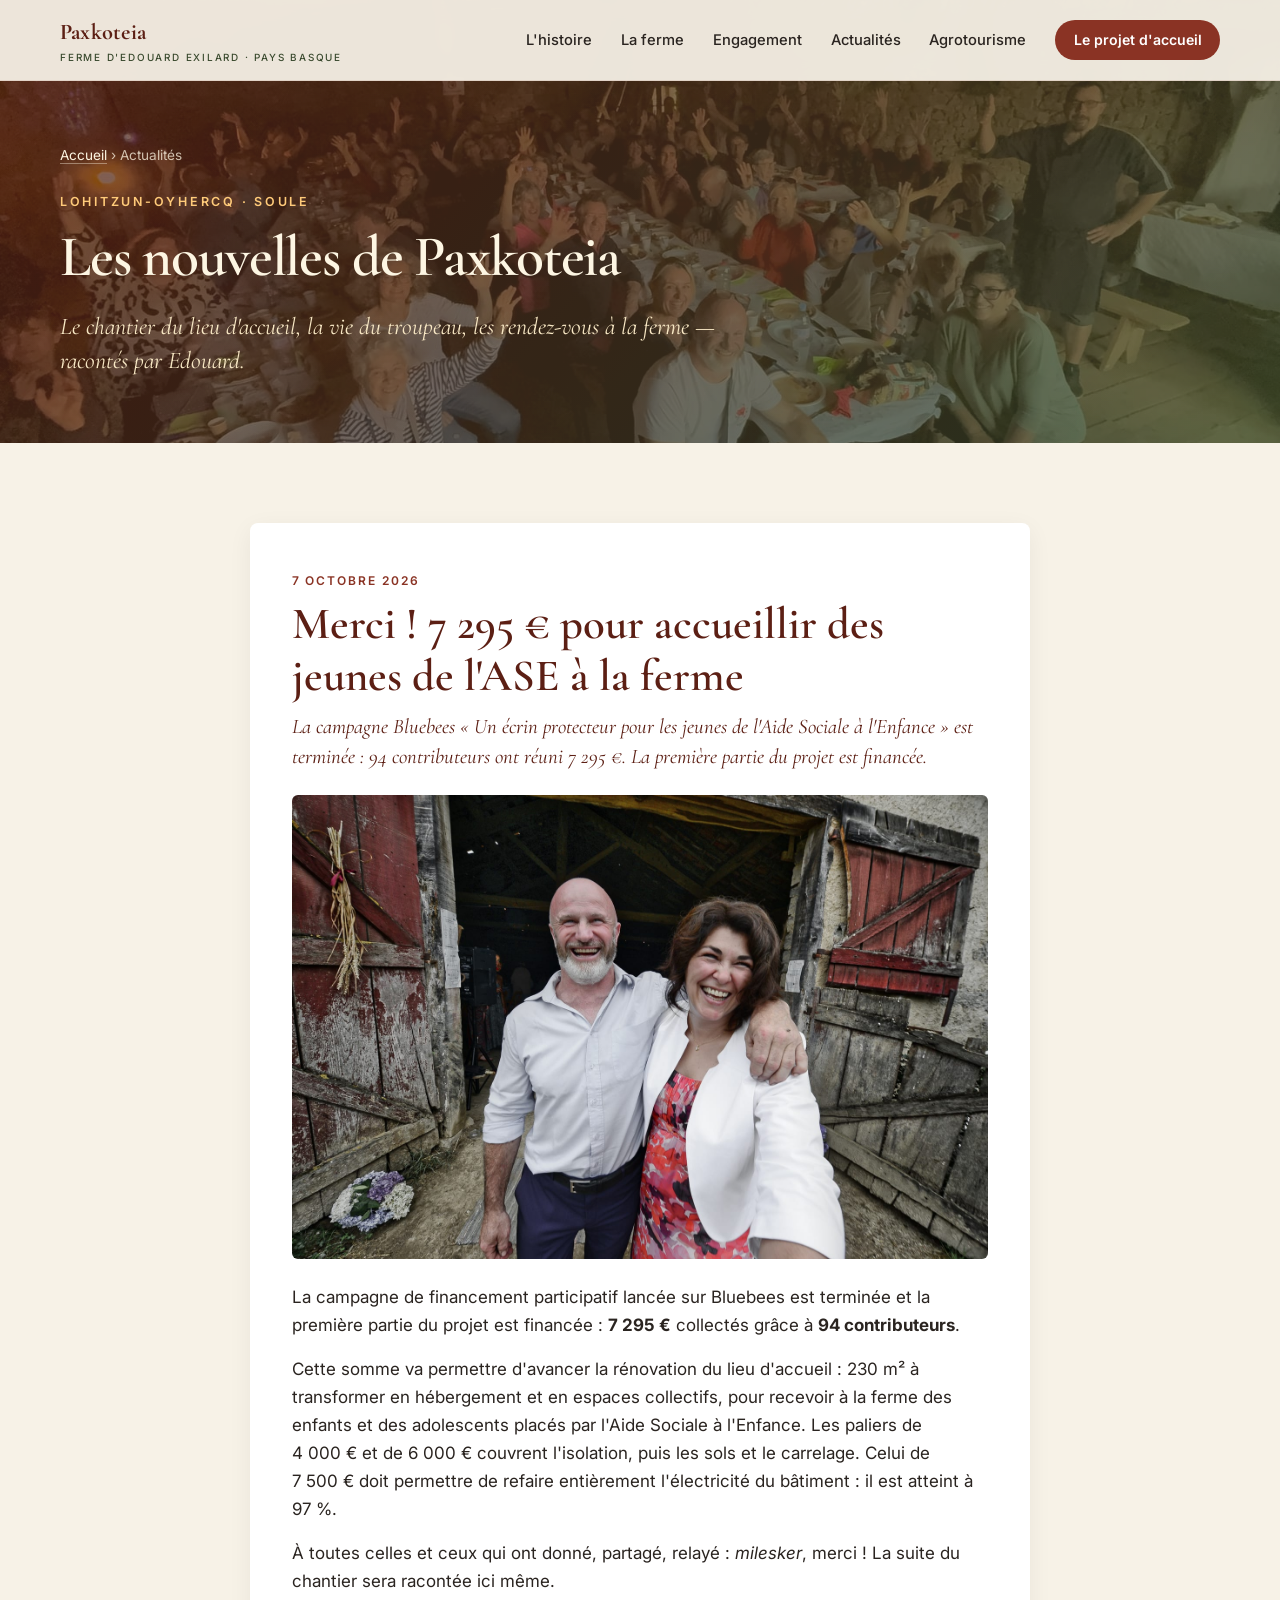
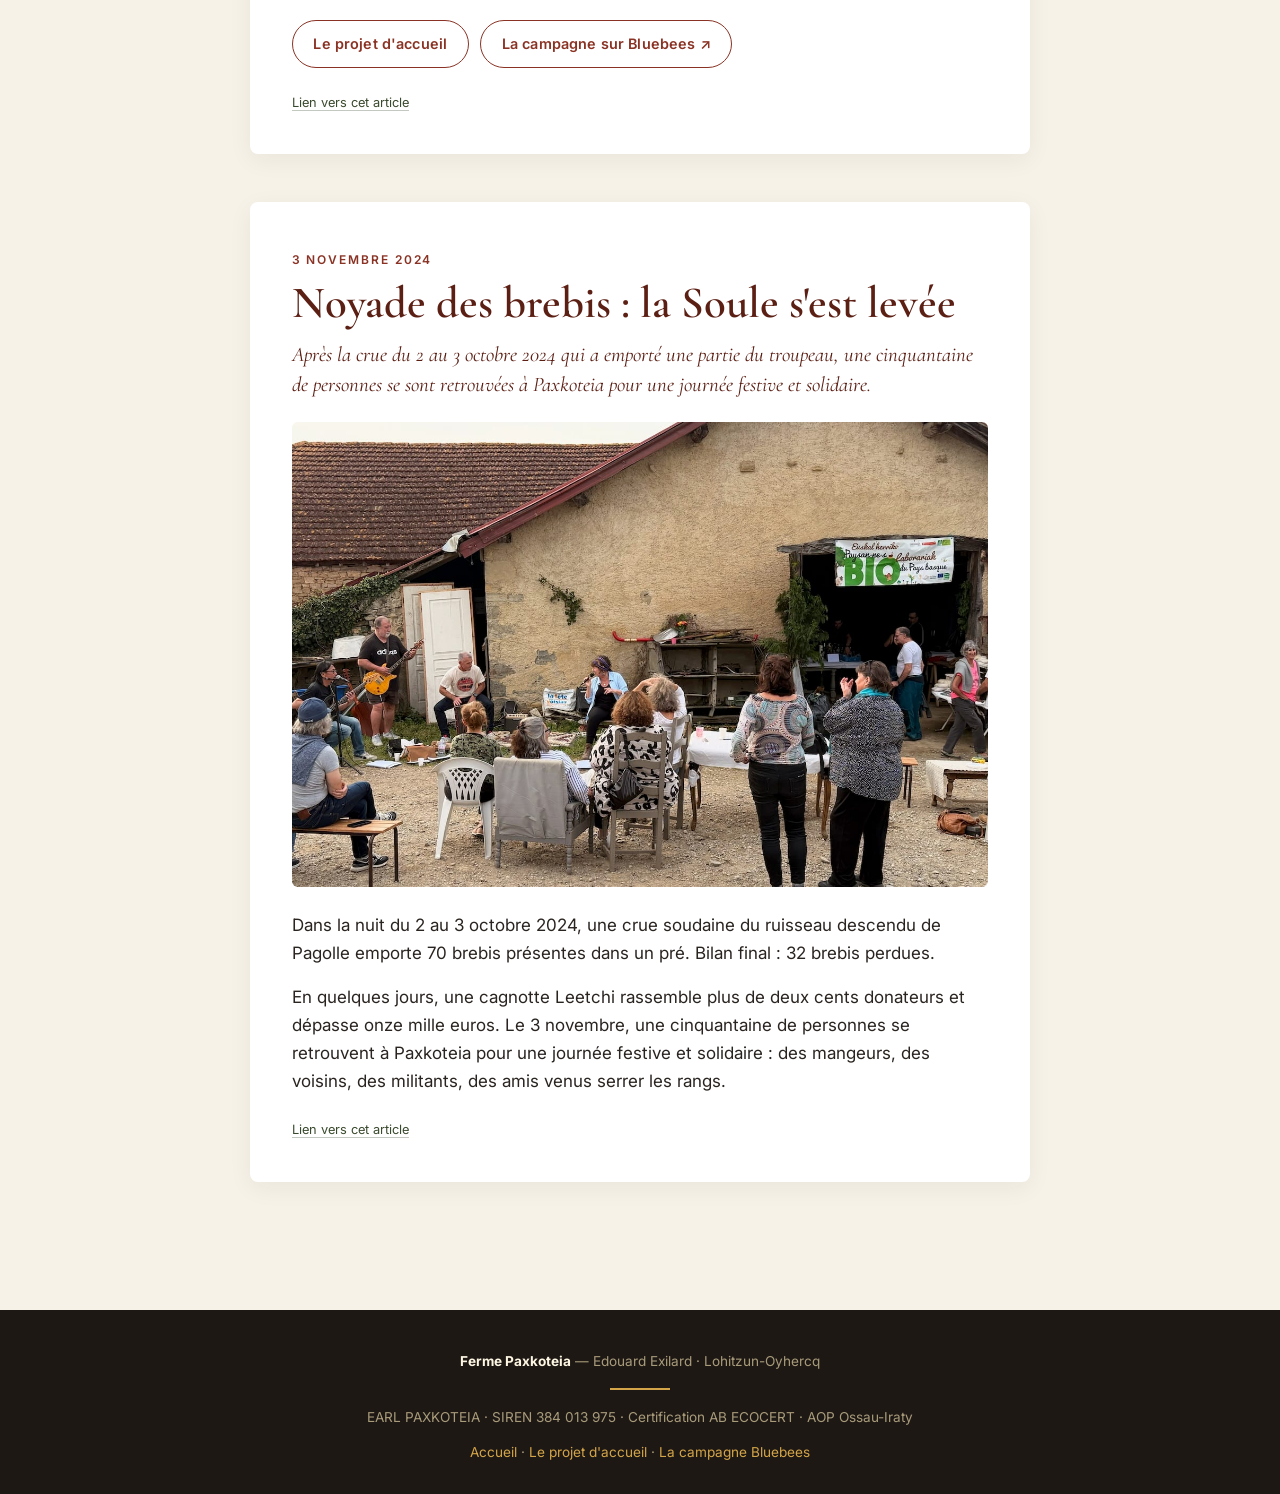
<file: actualites.html>
<!DOCTYPE html>
<html lang="fr">
<head>
<meta charset="UTF-8" />
<meta name="viewport" content="width=device-width, initial-scale=1.0" />
<title>Actualités — Ferme Paxkoteia</title>
<meta name="description" content="Les nouvelles de la ferme Paxkoteia à Lohitzun-Oyhercq : le chantier du lieu d'accueil pour les jeunes de l'ASE, la vie du troupeau, les rendez-vous à la ferme." />
<meta name="theme-color" content="#8a3324" />
<link rel="canonical" href="https://franck-laharrague.github.io/Paxkoteia/actualites.html" />
<!-- Aperçu au partage -->
<meta property="og:type" content="website" />
<meta property="og:site_name" content="Ferme Paxkoteia" />
<meta property="og:locale" content="fr_FR" />
<meta property="og:url" content="https://franck-laharrague.github.io/Paxkoteia/actualites.html" />
<meta property="og:title" content="Actualités de la ferme Paxkoteia" />
<meta property="og:description" content="Le chantier du lieu d'accueil, la vie du troupeau, les rendez-vous à la ferme — racontés par Edouard." />
<meta property="og:image" content="https://franck-laharrague.github.io/Paxkoteia/assets/partage-paxkoteia.jpg" />
<meta property="og:image:width" content="1200" />
<meta property="og:image:height" content="630" />
<meta property="og:image:alt" content="Edouard Exilard, son chien et son troupeau de brebis Manech Tête Rousse" />
<meta name="twitter:card" content="summary_large_image" />
<link rel="icon" href="favicon.svg" type="image/svg+xml" />
<link rel="apple-touch-icon" href="assets/apple-touch-icon.png" />
<link rel="preconnect" href="https://fonts.googleapis.com" />
<link rel="preconnect" href="https://fonts.gstatic.com" crossorigin />
<link href="https://fonts.googleapis.com/css2?family=Cormorant+Garamond:wght@400;500;600;700&family=Inter:wght@300;400;500;600;700&display=swap" rel="stylesheet" />
<link rel="stylesheet" href="css/site.css" />
</head>
<body>

<!-- ============ TOP NAV ============ -->
<header class="top">
  <div class="container nav">
    <a href="./" class="brand">
      Paxkoteia
      <small>Ferme d'Edouard Exilard · Pays Basque</small>
    </a>
    <button class="menu-toggle" id="menuToggle" aria-label="Menu">
      <span></span><span></span><span></span>
    </button>
    <nav class="nav-links" id="navLinks">
      <a href="./#histoire">L'histoire</a>
      <a href="./#ferme">La ferme</a>
      <a href="./#engagement">Engagement</a>
      <a href="actualites.html" aria-current="page">Actualités</a>
      <a href="./#agrotourisme">Agrotourisme</a>
      <a href="ecrin-protecteur.html" class="nav-cta">Le projet d'accueil</a>
    </nav>
  </div>
</header>

<!-- ============ EN-TÊTE ============ -->
<section class="page-hero">
  <div class="page-hero-bg" style="background-image:url('assets/photos/journees-portes-ouvertes.jpg');"></div>
  <div class="container">
    <p class="fil-ariane"><a href="./">Accueil</a> › Actualités</p>
    <span class="eyebrow">Lohitzun-Oyhercq · Soule</span>
    <h1>Les nouvelles de Paxkoteia</h1>
    <p class="lede">
      Le chantier du lieu d'accueil, la vie du troupeau, les rendez-vous à la ferme —
      racontés par Edouard.
    </p>
  </div>
</section>

<!-- ============ ARTICLES (remplis par js/actualites.js depuis actualites/articles.json) ============ -->
<section class="actus-liste">
  <div class="container" data-actus="liste">
    <p class="actus-attente">Chargement des actualités…</p>
  </div>
</section>

<!-- ============ LIGHTBOX ============ -->
<div class="lightbox" id="lightbox">
  <img id="lightbox-img" alt="" />
  <p class="cap" id="lightbox-cap"></p>
</div>

<!-- ============ FOOTER ============ -->
<footer class="bottom">
  <div class="container">
    <p><strong style="color:#fdf6e3;">Ferme Paxkoteia</strong> — Edouard Exilard · Lohitzun-Oyhercq</p>
    <div class="footer-divider"></div>
    <p>EARL PAXKOTEIA · SIREN 384 013 975 · Certification AB ECOCERT · AOP Ossau-Iraty</p>
    <p style="margin-top:0.8rem;">
      <a href="./">Accueil</a> · <a href="ecrin-protecteur.html">Le projet d'accueil</a> · <a href="https://bluebees.fr/fr/project/1474-paxkoteia" target="_blank" rel="noopener">La campagne Bluebees</a>
    </p>
  </div>
</footer>

<script src="js/site.js"></script>
<script src="js/actualites.js"></script>

</body>
</html>
</file>
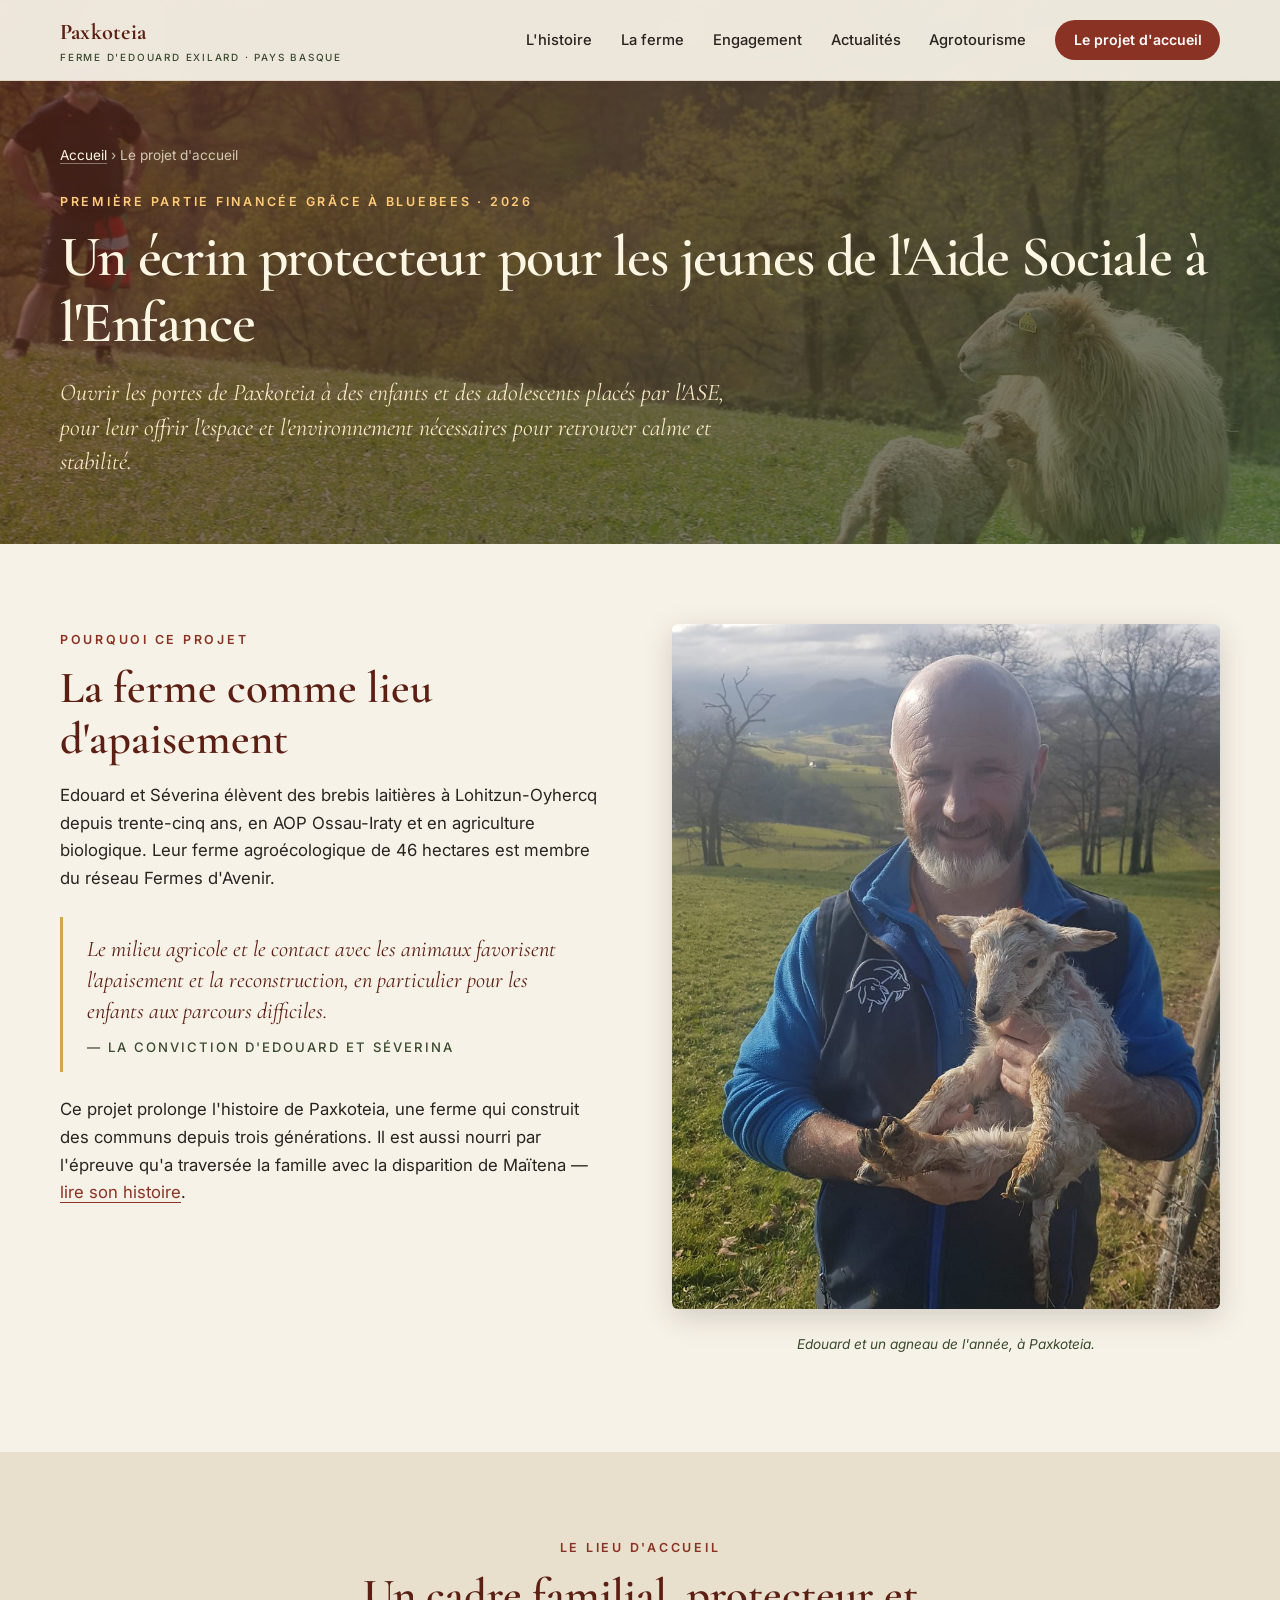
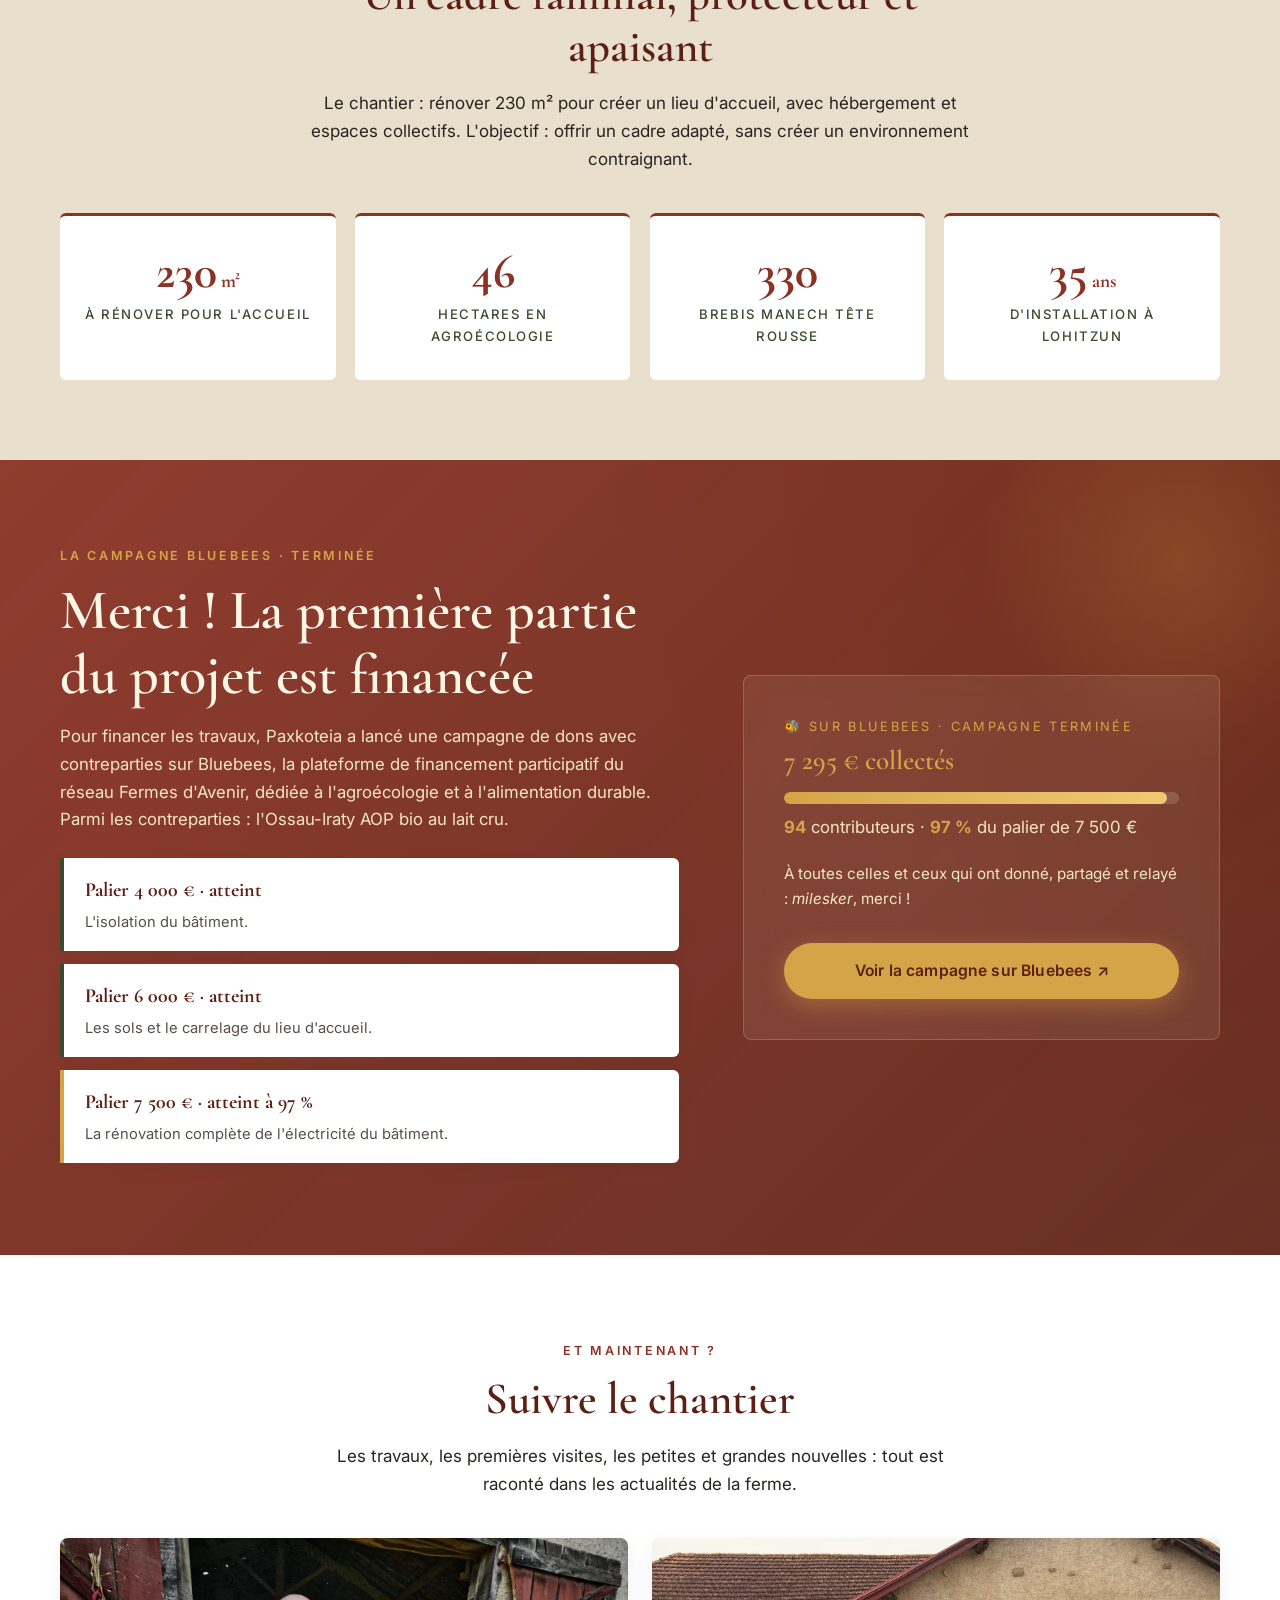
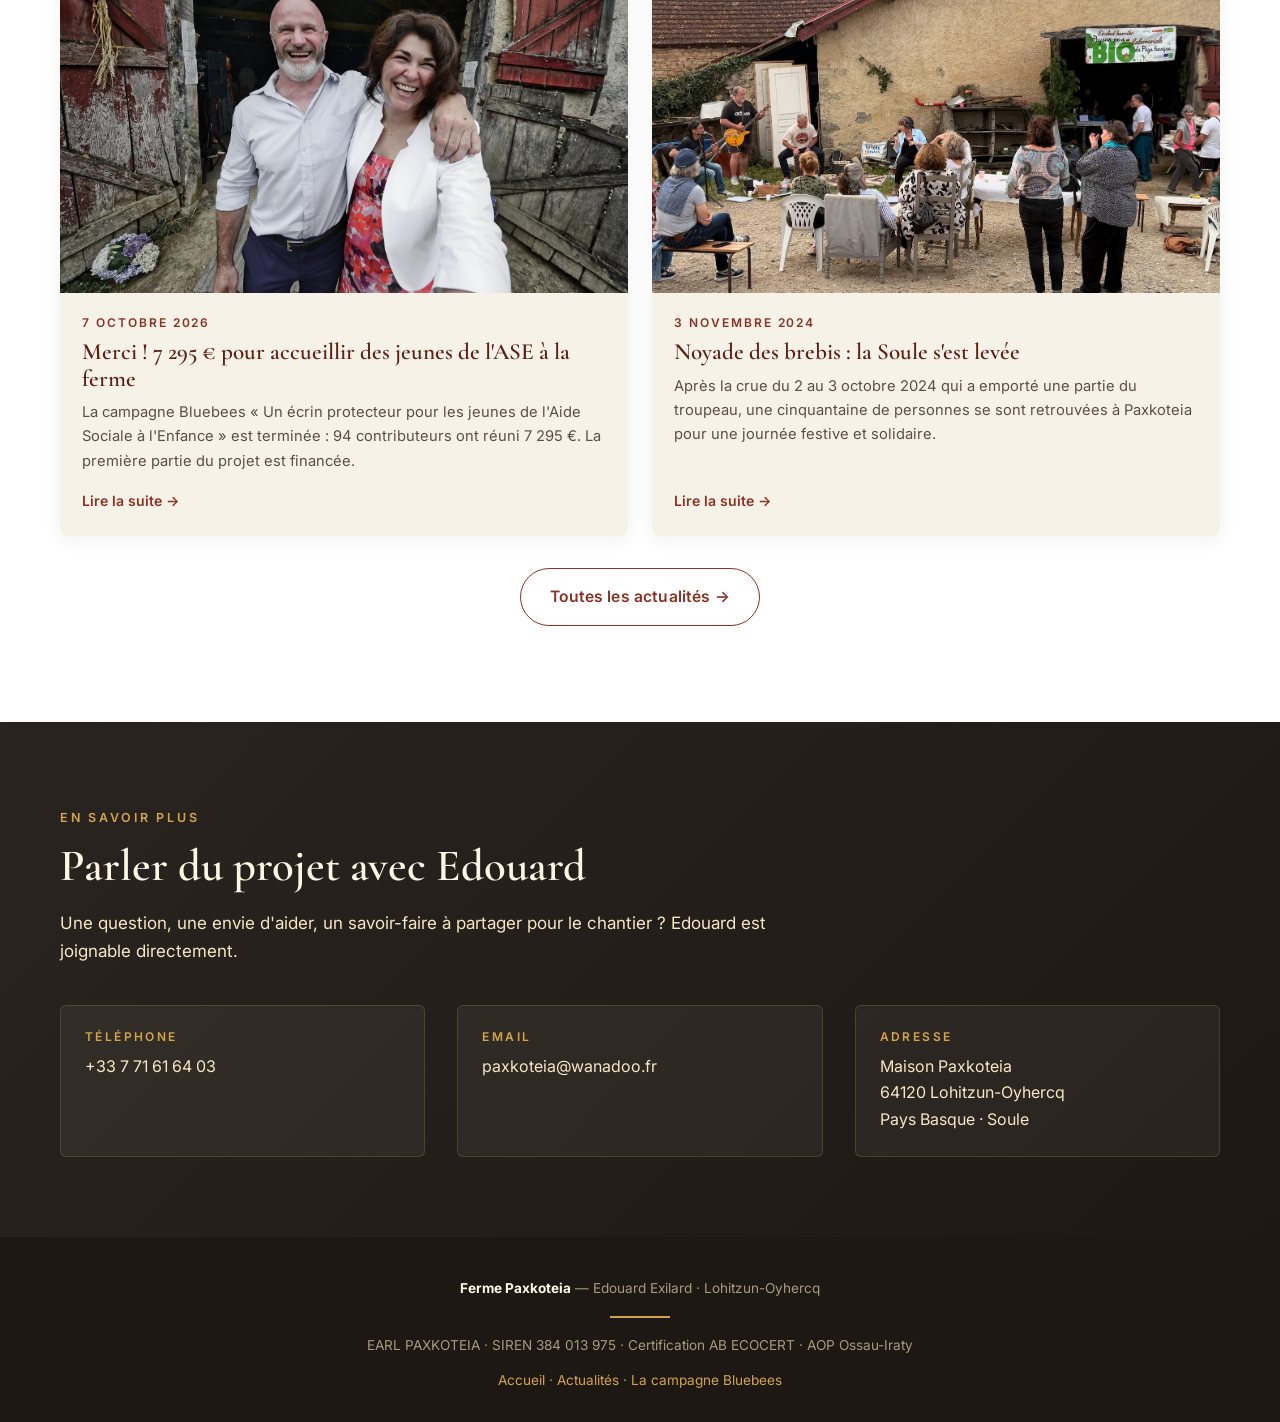
<file: ecrin-protecteur.html>
<!DOCTYPE html>
<html lang="fr">
<head>
<meta charset="UTF-8" />
<meta name="viewport" content="width=device-width, initial-scale=1.0" />
<title>Un écrin protecteur pour les jeunes de l'Aide Sociale à l'Enfance — Ferme Paxkoteia</title>
<meta name="description" content="À Paxkoteia, Edouard et Séverina rénovent 230 m² pour accueillir à la ferme des enfants et adolescents placés par l'Aide Sociale à l'Enfance. Première partie du projet financée par 94 contributeurs sur Bluebees : 7 295 € collectés." />
<meta name="theme-color" content="#8a3324" />
<link rel="canonical" href="https://franck-laharrague.github.io/Paxkoteia/ecrin-protecteur.html" />
<!-- Aperçu au partage -->
<meta property="og:type" content="article" />
<meta property="og:site_name" content="Ferme Paxkoteia" />
<meta property="og:locale" content="fr_FR" />
<meta property="og:url" content="https://franck-laharrague.github.io/Paxkoteia/ecrin-protecteur.html" />
<meta property="og:title" content="Un écrin protecteur pour les jeunes de l'Aide Sociale à l'Enfance" />
<meta property="og:description" content="Ouvrir les portes de la ferme Paxkoteia à des jeunes placés par l'ASE : 7 295 € collectés sur Bluebees grâce à 94 contributeurs. Merci !" />
<meta property="og:image" content="https://franck-laharrague.github.io/Paxkoteia/assets/partage-paxkoteia.jpg" />
<meta property="og:image:width" content="1200" />
<meta property="og:image:height" content="630" />
<meta property="og:image:alt" content="Edouard Exilard, son chien et son troupeau de brebis Manech Tête Rousse" />
<meta name="twitter:card" content="summary_large_image" />
<link rel="icon" href="favicon.svg" type="image/svg+xml" />
<link rel="apple-touch-icon" href="assets/apple-touch-icon.png" />
<link rel="preconnect" href="https://fonts.googleapis.com" />
<link rel="preconnect" href="https://fonts.gstatic.com" crossorigin />
<link href="https://fonts.googleapis.com/css2?family=Cormorant+Garamond:wght@400;500;600;700&family=Inter:wght@300;400;500;600;700&display=swap" rel="stylesheet" />
<link rel="stylesheet" href="css/site.css" />
</head>
<body>

<!-- ============ TOP NAV ============ -->
<header class="top">
  <div class="container nav">
    <a href="./" class="brand">
      Paxkoteia
      <small>Ferme d'Edouard Exilard · Pays Basque</small>
    </a>
    <button class="menu-toggle" id="menuToggle" aria-label="Menu">
      <span></span><span></span><span></span>
    </button>
    <nav class="nav-links" id="navLinks">
      <a href="./#histoire">L'histoire</a>
      <a href="./#ferme">La ferme</a>
      <a href="./#engagement">Engagement</a>
      <a href="actualites.html">Actualités</a>
      <a href="./#agrotourisme">Agrotourisme</a>
      <a href="ecrin-protecteur.html" class="nav-cta" aria-current="page">Le projet d'accueil</a>
    </nav>
  </div>
</header>

<!-- ============ EN-TÊTE ============ -->
<section class="page-hero">
  <div class="page-hero-bg" style="background-image:url('assets/photos/edouard-eleveur-brebis-laitieres.jpg');"></div>
  <div class="container">
    <p class="fil-ariane"><a href="./">Accueil</a> › Le projet d'accueil</p>
    <span class="eyebrow">Première partie financée grâce à Bluebees · 2026</span>
    <h1>Un écrin protecteur pour les jeunes de l'Aide Sociale à l'Enfance</h1>
    <p class="lede">
      Ouvrir les portes de Paxkoteia à des enfants et des adolescents placés par l'ASE,
      pour leur offrir l'espace et l'environnement nécessaires pour retrouver calme et stabilité.
    </p>
  </div>
</section>

<!-- ============ POURQUOI ============ -->
<section class="story">
  <div class="container">
    <div class="story-grid">
      <div class="reveal ecrin-texte">
        <span class="eyebrow">Pourquoi ce projet</span>
        <h2>La ferme comme lieu d'apaisement</h2>
        <p>
          Edouard et Séverina élèvent des brebis laitières à Lohitzun-Oyhercq depuis
          trente-cinq ans, en AOP Ossau-Iraty et en agriculture biologique. Leur ferme
          agroécologique de 46 hectares est membre du réseau Fermes d'Avenir.
        </p>
        <blockquote>
          Le milieu agricole et le contact avec les animaux favorisent l'apaisement
          et la reconstruction, en particulier pour les enfants aux parcours difficiles.
          <cite>— La conviction d'Edouard et Séverina</cite>
        </blockquote>
        <p>
          Ce projet prolonge l'histoire de Paxkoteia, une ferme qui construit des communs
          depuis trois générations. Il est aussi nourri par l'épreuve qu'a traversée la
          famille avec la disparition de Maïtena — <a href="./#engagement">lire son histoire</a>.
        </p>
      </div>
      <div class="reveal">
        <img class="story-portrait" src="assets/photos/edouard-ses-agneaux.jpg" alt="Edouard tenant un agneau dans ses bras, dans un pré de Soule" loading="lazy" style="aspect-ratio:4/5; object-position:center 30%;" />
        <p class="photo-caption">Edouard et un agneau de l'année, à Paxkoteia.</p>
      </div>
    </div>
  </div>
</section>

<!-- ============ LE LIEU ============ -->
<section class="chiffres">
  <div class="container">
    <div style="text-align:center; max-width:680px; margin:0 auto 1rem;">
      <span class="eyebrow reveal">Le lieu d'accueil</span>
      <h2 class="reveal">Un cadre familial, protecteur et apaisant</h2>
      <p class="reveal">
        Le chantier : rénover 230 m² pour créer un lieu d'accueil, avec hébergement et
        espaces collectifs. L'objectif : offrir un cadre adapté, sans créer un
        environnement contraignant.
      </p>
    </div>
    <div class="kpi-grid">
      <div class="kpi reveal"><span class="kpi-value">230<small style="font-size:1.2rem;">&nbsp;m²</small></span><span class="kpi-label">À rénover pour l'accueil</span></div>
      <div class="kpi reveal"><span class="kpi-value">46</span><span class="kpi-label">Hectares en agroécologie</span></div>
      <div class="kpi reveal"><span class="kpi-value">330</span><span class="kpi-label">Brebis Manech Tête Rousse</span></div>
      <div class="kpi reveal"><span class="kpi-value">35<small style="font-size:1.2rem;">&nbsp;ans</small></span><span class="kpi-label">D'installation à Lohitzun</span></div>
    </div>
  </div>
</section>

<!-- ============ LA CAMPAGNE ============ -->
<section class="bluebees" id="campagne">
  <div class="container">
    <div class="bluebees-wrap">
      <div>
        <span class="eyebrow reveal">La campagne Bluebees · terminée</span>
        <h2 class="reveal">Merci ! La première partie du projet est financée</h2>
        <p class="reveal">
          Pour financer les travaux, Paxkoteia a lancé une campagne de dons avec contreparties
          sur Bluebees, la plateforme de financement participatif du réseau Fermes d'Avenir,
          dédiée à l'agroécologie et à l'alimentation durable. Parmi les contreparties :
          l'Ossau-Iraty AOP bio au lait cru.
        </p>
        <ul class="ecrin-paliers reveal">
          <li class="atteint"><strong>Palier 4 000 € · atteint</strong><span>L'isolation du bâtiment.</span></li>
          <li class="atteint"><strong>Palier 6 000 € · atteint</strong><span>Les sols et le carrelage du lieu d'accueil.</span></li>
          <li><strong>Palier 7 500 € · atteint à 97 %</strong><span>La rénovation complète de l'électricité du bâtiment.</span></li>
        </ul>
      </div>
      <aside class="bluebees-panel reveal">
        <span class="bluebees-brand">🐝 Sur Bluebees · campagne terminée</span>
        <h3>7 295 € collectés</h3>
        <div class="jauge" role="img" aria-label="97 % du palier de 7 500 € atteint">
          <div class="jauge-barre" style="width:97%;"></div>
        </div>
        <p class="jauge-legende"><strong>94</strong> contributeurs · <strong>97 %</strong> du palier de 7 500 €</p>
        <p style="font-size:0.95rem; margin-top:1.2rem;">
          À toutes celles et ceux qui ont donné, partagé et relayé : <em>milesker</em>, merci !
        </p>
        <a href="https://bluebees.fr/fr/project/1474-paxkoteia" target="_blank" rel="noopener" class="btn btn-primary">
          Voir la campagne sur Bluebees ↗
        </a>
      </aside>
    </div>
  </div>
</section>

<!-- ============ LA SUITE ============ -->
<section class="actus">
  <div class="container">
    <div style="text-align:center; max-width:640px; margin:0 auto 1rem;">
      <span class="eyebrow reveal">Et maintenant ?</span>
      <h2 class="reveal">Suivre le chantier</h2>
      <p class="reveal">Les travaux, les premières visites, les petites et grandes nouvelles : tout est raconté dans les actualités de la ferme.</p>
    </div>
    <div class="actus-grid" data-actus="accueil" data-limite="3">
      <p class="actus-attente">Chargement des actualités…</p>
    </div>
    <p style="text-align:center; margin-top:2rem;">
      <a href="actualites.html" class="btn btn-outline">Toutes les actualités →</a>
    </p>
  </div>
</section>

<!-- ============ CONTACT ============ -->
<section class="contact" id="contact">
  <div class="container">
    <div style="max-width:720px;">
      <span class="eyebrow reveal">En savoir plus</span>
      <h2 class="reveal">Parler du projet avec Edouard</h2>
      <p class="reveal">Une question, une envie d'aider, un savoir-faire à partager pour le chantier ? Edouard est joignable directement.</p>
    </div>
    <div class="contact-grid">
      <div class="contact-item reveal">
        <h4>Téléphone</h4>
        <p><a href="tel:+33771616403">+33 7 71 61 64 03</a></p>
      </div>
      <div class="contact-item reveal">
        <h4>Email</h4>
        <p><a href="mailto:paxkoteia@wanadoo.fr">paxkoteia@wanadoo.fr</a></p>
      </div>
      <div class="contact-item reveal">
        <h4>Adresse</h4>
        <p>Maison Paxkoteia<br/>64120 Lohitzun-Oyhercq<br/>Pays Basque · Soule</p>
      </div>
    </div>
  </div>
</section>

<!-- ============ LIGHTBOX ============ -->
<div class="lightbox" id="lightbox">
  <img id="lightbox-img" alt="" />
  <p class="cap" id="lightbox-cap"></p>
</div>

<!-- ============ FOOTER ============ -->
<footer class="bottom">
  <div class="container">
    <p><strong style="color:#fdf6e3;">Ferme Paxkoteia</strong> — Edouard Exilard · Lohitzun-Oyhercq</p>
    <div class="footer-divider"></div>
    <p>EARL PAXKOTEIA · SIREN 384 013 975 · Certification AB ECOCERT · AOP Ossau-Iraty</p>
    <p style="margin-top:0.8rem;">
      <a href="./">Accueil</a> · <a href="actualites.html">Actualités</a> · <a href="https://bluebees.fr/fr/project/1474-paxkoteia" target="_blank" rel="noopener">La campagne Bluebees</a>
    </p>
  </div>
</footer>

<script src="js/site.js"></script>
<script src="js/actualites.js"></script>

</body>
</html>
</file>
<file: css/site.css>
/* ===== Reset & base ===== */
*, *::before, *::after { box-sizing: border-box; margin: 0; padding: 0; }
html { scroll-behavior: smooth; }
body {
  font-family: 'Inter', system-ui, -apple-system, sans-serif;
  font-size: 17px;
  line-height: 1.65;
  color: #2a2420;
  background: #f7f2e7;
  -webkit-font-smoothing: antialiased;
  overflow-x: hidden;
}
img { max-width: 100%; height: auto; display: block; }

/* ===== Palette ===== */
:root {
  --terre: #8a3324;         /* rouge basque terreux */
  --terre-foncee: #5c1f14;
  --ocre: #d4a548;
  --creme: #f7f2e7;
  --pierre: #e8dfcc;
  --mousse: #3a4a2e;
  --ardoise: #2a2420;
  --ble: #c99a52;
  --bleu-ciel: #6b8ca3;
}

/* ===== Typo ===== */
h1, h2, h3, h4 {
  font-family: 'Cormorant Garamond', 'Georgia', serif;
  font-weight: 600;
  line-height: 1.15;
  color: var(--terre-foncee);
}
h1 { font-size: clamp(2.4rem, 6vw, 4.5rem); letter-spacing: -0.02em; }
h2 { font-size: clamp(1.9rem, 4vw, 2.8rem); margin-bottom: 1rem; }
h3 { font-size: clamp(1.3rem, 2.5vw, 1.7rem); margin-bottom: 0.6rem; }
.eyebrow {
  font-family: 'Inter', sans-serif;
  font-size: 0.78rem;
  font-weight: 600;
  letter-spacing: 0.22em;
  text-transform: uppercase;
  color: var(--terre);
  margin-bottom: 0.75rem;
  display: inline-block;
}
p { margin-bottom: 1rem; }
a { color: var(--terre); text-decoration: none; border-bottom: 1px solid currentColor; transition: color .2s; }
a:hover { color: var(--terre-foncee); }

/* ===== Structure ===== */
.container { width: min(1160px, 92vw); margin: 0 auto; }
section { padding: 5rem 0; }
.section-narrow { width: min(780px, 92vw); margin: 0 auto; }

/* ===== Header / nav ===== */
header.top {
  position: fixed;
  top: 0; left: 0; right: 0;
  z-index: 100;
  background: rgba(247, 242, 231, 0.94);
  backdrop-filter: blur(10px);
  border-bottom: 1px solid rgba(138, 51, 36, 0.1);
  transition: all .3s;
}
.nav {
  display: flex;
  align-items: center;
  justify-content: space-between;
  padding: 0.9rem 0;
}
.brand {
  font-family: 'Cormorant Garamond', serif;
  font-weight: 700;
  font-size: 1.4rem;
  color: var(--terre-foncee);
  border: none;
  letter-spacing: 0.01em;
}
.brand small {
  display: block;
  font-family: 'Inter', sans-serif;
  font-size: 0.62rem;
  font-weight: 500;
  letter-spacing: 0.18em;
  text-transform: uppercase;
  color: var(--mousse);
  margin-top: -2px;
}
.nav-links { display: flex; gap: 1.8rem; align-items: center; }
.nav-links a {
  color: var(--ardoise);
  border: none;
  font-size: 0.92rem;
  font-weight: 500;
}
.nav-links a:hover { color: var(--terre); }
.nav-cta {
  background: var(--terre);
  color: #fff !important;
  padding: 0.55rem 1.15rem;
  border-radius: 50px;
  font-size: 0.88rem !important;
  font-weight: 600 !important;
  border: none !important;
}
.nav-cta:hover { background: var(--terre-foncee); }
.menu-toggle { display: none; background: none; border: none; cursor: pointer; padding: 0.5rem; }
.menu-toggle span { display: block; width: 24px; height: 2px; background: var(--ardoise); margin: 5px 0; transition: all .3s; }

@media (max-width: 860px) {
  .nav-links {
    position: absolute; top: 100%; left: 0; right: 0;
    background: var(--creme);
    flex-direction: column;
    padding: 1.5rem;
    gap: 1rem;
    transform: translateY(-120%);
    transition: transform .3s;
    border-bottom: 1px solid rgba(138, 51, 36, 0.15);
  }
  .nav-links.open { transform: translateY(0); }
  .menu-toggle { display: block; }
}

/* ===== Hero ===== */
.hero {
  min-height: 100vh;
  padding: 7rem 0 3rem;
  display: flex;
  align-items: center;
  position: relative;
  overflow: hidden;
  background:
    linear-gradient(135deg, rgba(92, 31, 20, 0.75) 0%, rgba(58, 74, 46, 0.6) 100%),
    radial-gradient(ellipse at top, #d4a548 0%, #8a3324 45%, #3a4a2e 100%);
  color: #fff;
}
.hero::before {
  content: '';
  position: absolute;
  inset: 0;
  background-image:
    radial-gradient(ellipse at 20% 40%, rgba(212, 165, 72, 0.25) 0%, transparent 50%),
    radial-gradient(ellipse at 80% 70%, rgba(58, 74, 46, 0.4) 0%, transparent 55%);
  pointer-events: none;
}
.hero::after {
  /* paysage stylisé en SVG via CSS */
  content: '';
  position: absolute;
  bottom: 0; left: 0; right: 0;
  height: 35vh;
  background:
    linear-gradient(to top, rgba(42, 36, 32, 0.6) 0%, transparent 100%),
    url("data:image/svg+xml;utf8,<svg xmlns='http://www.w3.org/2000/svg' viewBox='0 0 1200 400' preserveAspectRatio='none'><path d='M0,250 Q150,180 300,220 T600,210 T900,230 T1200,200 L1200,400 L0,400 Z' fill='%23212619' opacity='0.55'/><path d='M0,300 Q200,240 400,280 T800,270 T1200,290 L1200,400 L0,400 Z' fill='%23151a10' opacity='0.7'/></svg>") bottom/cover no-repeat;
  pointer-events: none;
}
.hero-inner { position: relative; z-index: 1; }
.hero h1 { color: #fdf6e3; }
.hero .eyebrow { color: #ffcb7a; }
.hero .lede {
  font-family: 'Cormorant Garamond', serif;
  font-size: clamp(1.2rem, 2.3vw, 1.6rem);
  font-style: italic;
  color: #f7e7c4;
  max-width: 640px;
  margin: 1.5rem 0 2.2rem;
  line-height: 1.45;
}
.hero-ctas { display: flex; gap: 1rem; flex-wrap: wrap; }
.btn {
  display: inline-flex;
  align-items: center;
  gap: 0.5rem;
  padding: 0.95rem 1.8rem;
  border-radius: 50px;
  font-weight: 600;
  font-size: 0.98rem;
  letter-spacing: 0.01em;
  border: none;
  cursor: pointer;
  transition: all .25s;
}
.btn-primary {
  background: var(--ocre);
  color: var(--terre-foncee);
  box-shadow: 0 6px 25px rgba(212, 165, 72, 0.4);
}
.btn-primary:hover { background: #e4b860; transform: translateY(-2px); box-shadow: 0 10px 30px rgba(212, 165, 72, 0.55); }
.btn-ghost {
  background: transparent;
  color: #fdf6e3;
  border: 1.5px solid rgba(253, 246, 227, 0.5) !important;
}
.btn-ghost:hover { background: rgba(253, 246, 227, 0.1); border-color: #fdf6e3 !important; }
.hero-tag {
  position: absolute;
  right: 3rem;
  top: 50%;
  transform: translateY(-50%) rotate(90deg);
  transform-origin: right center;
  font-size: 0.72rem;
  letter-spacing: 0.3em;
  color: rgba(253, 246, 227, 0.55);
  text-transform: uppercase;
}
@media (max-width: 720px) { .hero-tag { display: none; } }

/* ===== Bluebees ribbon ===== */
.ribbon {
  background: var(--terre);
  color: #fff;
  padding: 1.4rem 0;
  text-align: center;
  font-size: 0.95rem;
  border-top: 3px solid var(--ocre);
  border-bottom: 3px solid var(--ocre);
}
.ribbon a { color: #fff; border-color: rgba(255, 255, 255, 0.5); font-weight: 600; margin-left: 0.5rem; }
.ribbon strong { color: var(--ocre); }

/* ===== Section : histoire ===== */
.story {
  background: var(--creme);
  position: relative;
}
.story-grid {
  display: grid;
  grid-template-columns: 1fr 1fr;
  gap: 4rem;
  align-items: start;
}
@media (max-width: 860px) { .story-grid { grid-template-columns: 1fr; gap: 2.5rem; } }
.story-generations {
  background: #fff;
  padding: 2rem 2.2rem;
  border-left: 4px solid var(--ocre);
  border-radius: 4px;
  box-shadow: 0 4px 20px rgba(42, 36, 32, 0.06);
}
.gen {
  padding: 1.1rem 0;
  border-bottom: 1px solid var(--pierre);
}
.gen:last-child { border-bottom: none; }
.gen h4 {
  font-size: 1.15rem;
  color: var(--terre-foncee);
  font-weight: 700;
  margin-bottom: 0.3rem;
}
.gen h4 span {
  display: block;
  font-family: 'Inter', sans-serif;
  font-size: 0.72rem;
  font-weight: 500;
  color: var(--mousse);
  letter-spacing: 0.2em;
  text-transform: uppercase;
  margin-bottom: 0.2rem;
}
.gen p { margin-bottom: 0; font-size: 0.95rem; color: #4a3f37; }
blockquote {
  font-family: 'Cormorant Garamond', serif;
  font-size: 1.4rem;
  font-style: italic;
  color: var(--terre-foncee);
  border-left: 3px solid var(--ocre);
  padding: 1rem 1.5rem;
  margin: 1.5rem 0;
  line-height: 1.4;
}
blockquote cite {
  display: block;
  font-family: 'Inter', sans-serif;
  font-style: normal;
  font-size: 0.82rem;
  font-weight: 500;
  color: var(--mousse);
  letter-spacing: 0.15em;
  text-transform: uppercase;
  margin-top: 0.7rem;
}

/* ===== Maïtena / Cancer Colère — tonalité grave mais lumineuse ===== */
.maitena {
  background: linear-gradient(180deg, #2a2420 0%, #3a4a2e 100%);
  color: #f7e7c4;
  position: relative;
  overflow: hidden;
}
.maitena::before {
  content: '';
  position: absolute;
  inset: 0;
  background-image: radial-gradient(circle at 30% 20%, rgba(212, 165, 72, 0.12), transparent 60%);
  pointer-events: none;
}
.maitena h2, .maitena h3 { color: #fdf6e3; }
.maitena .eyebrow { color: var(--ocre); }
.maitena p { color: #e4d9b8; }
.maitena blockquote { color: #fdf6e3; border-color: var(--ocre); font-size: 1.6rem; }
.maitena .cc-card {
  background: rgba(253, 246, 227, 0.08);
  border: 1px solid rgba(212, 165, 72, 0.3);
  padding: 1.8rem 2rem;
  border-radius: 6px;
  margin-top: 2rem;
}
.maitena .cc-card h3 { color: var(--ocre); }

/* ===== Ferme : chiffres-clés ===== */
.chiffres { background: var(--pierre); }
.kpi-grid {
  display: grid;
  grid-template-columns: repeat(auto-fit, minmax(180px, 1fr));
  gap: 1.2rem;
  margin-top: 2.5rem;
}
.kpi {
  background: #fff;
  padding: 2rem 1.5rem;
  border-radius: 6px;
  text-align: center;
  border-top: 3px solid var(--terre);
  transition: transform .3s;
}
.kpi:hover { transform: translateY(-4px); }
.kpi-value {
  font-family: 'Cormorant Garamond', serif;
  font-size: 3rem;
  font-weight: 700;
  color: var(--terre);
  line-height: 1;
}
.kpi-label {
  display: block;
  margin-top: 0.5rem;
  font-size: 0.82rem;
  font-weight: 500;
  letter-spacing: 0.12em;
  text-transform: uppercase;
  color: var(--mousse);
}

/* ===== Productions ===== */
.produits { background: var(--creme); }
.produits-grid {
  display: grid;
  grid-template-columns: repeat(auto-fit, minmax(260px, 1fr));
  gap: 1.5rem;
  margin-top: 2.5rem;
}
.produit {
  background: #fff;
  padding: 1.8rem;
  border-radius: 6px;
  border: 1px solid var(--pierre);
  transition: all .3s;
}
.produit:hover { border-color: var(--ocre); box-shadow: 0 8px 30px rgba(138, 51, 36, 0.1); }
.produit-icon {
  width: 48px;
  height: 48px;
  background: var(--pierre);
  border-radius: 50%;
  display: flex;
  align-items: center;
  justify-content: center;
  margin-bottom: 1rem;
  font-size: 1.5rem;
}
.produit h4 { color: var(--terre-foncee); font-size: 1.2rem; margin-bottom: 0.5rem; }
.produit p { font-size: 0.92rem; color: #5a4f47; margin-bottom: 0; }

/* ===== Bluebees (section principale) ===== */
.bluebees {
  background:
    linear-gradient(135deg, rgba(138, 51, 36, 0.95) 0%, rgba(92, 31, 20, 0.92) 100%),
    radial-gradient(circle at top right, #d4a548, transparent 50%);
  color: #fdf6e3;
  position: relative;
  overflow: hidden;
}
.bluebees::before {
  content: '';
  position: absolute;
  top: -100px; right: -100px;
  width: 400px; height: 400px;
  background: radial-gradient(circle, rgba(212, 165, 72, 0.2) 0%, transparent 70%);
  border-radius: 50%;
  pointer-events: none;
}
.bluebees h2 { color: #fdf6e3; font-size: clamp(2.2rem, 5vw, 3.5rem); }
.bluebees .eyebrow { color: var(--ocre); }
.bluebees-wrap {
  display: grid;
  grid-template-columns: 1.3fr 1fr;
  gap: 4rem;
  align-items: center;
  position: relative;
  z-index: 1;
}
@media (max-width: 860px) { .bluebees-wrap { grid-template-columns: 1fr; gap: 2.5rem; } }
.bluebees p { color: #f7e7c4; font-size: 1.05rem; }
.bluebees-panel {
  background: rgba(253, 246, 227, 0.08);
  border: 1px solid rgba(212, 165, 72, 0.35);
  padding: 2.5rem;
  border-radius: 8px;
  backdrop-filter: blur(10px);
}
.bluebees-panel h3 { color: var(--ocre); margin-bottom: 1rem; }
.bluebees-panel ul { list-style: none; padding: 0; margin: 1.5rem 0; }
.bluebees-panel li {
  padding: 0.7rem 0;
  border-bottom: 1px solid rgba(253, 246, 227, 0.15);
  font-size: 0.95rem;
  padding-left: 1.8rem;
  position: relative;
}
.bluebees-panel li:last-child { border-bottom: none; }
.bluebees-panel li::before {
  content: '→';
  color: var(--ocre);
  position: absolute;
  left: 0;
  font-weight: 700;
}
.bluebees-panel .btn-primary { width: 100%; justify-content: center; margin-top: 1rem; }
.bluebees-brand {
  font-size: 0.8rem;
  letter-spacing: 0.18em;
  text-transform: uppercase;
  color: var(--ocre);
  margin-bottom: 0.5rem;
  display: block;
}

/* ===== Agrotourisme ===== */
.agro { background: var(--mousse); color: #fdf6e3; }
.agro h2, .agro h3 { color: #fdf6e3; }
.agro .eyebrow { color: var(--ocre); }
.agro p { color: #e4d9b8; }
.pistes-grid {
  display: grid;
  grid-template-columns: repeat(auto-fit, minmax(240px, 1fr));
  gap: 1.2rem;
  margin-top: 2.5rem;
}
.piste {
  background: rgba(253, 246, 227, 0.06);
  padding: 1.5rem;
  border-radius: 6px;
  border: 1px solid rgba(212, 165, 72, 0.25);
  transition: all .3s;
}
.piste:hover { background: rgba(253, 246, 227, 0.1); border-color: var(--ocre); }
.piste-num {
  font-family: 'Cormorant Garamond', serif;
  font-size: 1.8rem;
  font-weight: 700;
  color: var(--ocre);
  line-height: 1;
  margin-bottom: 0.5rem;
  display: block;
}
.piste h4 { color: #fdf6e3; font-size: 1.1rem; font-family: 'Inter', sans-serif; font-weight: 600; margin-bottom: 0.4rem; }
.piste p { font-size: 0.9rem; margin-bottom: 0; color: #c9bb93; }

/* ===== Vidéos ===== */
.videos { background: var(--creme); }
.video-grid {
  display: grid;
  grid-template-columns: 1fr 1fr;
  gap: 2rem;
  margin-top: 2.5rem;
}
@media (max-width: 860px) { .video-grid { grid-template-columns: 1fr; } }
.video-card {
  background: #fff;
  padding: 1rem;
  border-radius: 8px;
  box-shadow: 0 6px 25px rgba(42, 36, 32, 0.08);
}
.video-card video {
  width: 100%;
  border-radius: 4px;
  background: #000;
  aspect-ratio: 16/9;
  object-fit: cover;
}
.video-card figcaption {
  padding: 1rem 0.4rem 0.4rem;
}
.video-card h4 { color: var(--terre-foncee); font-size: 1.15rem; font-family: 'Inter', sans-serif; font-weight: 600; margin-bottom: 0.3rem; }
.video-card p { font-size: 0.9rem; color: #5a4f47; margin-bottom: 0; }

/* ===== Solidarité ===== */
.solidarite { background: var(--pierre); }
.solidarite-grid {
  display: grid;
  grid-template-columns: 1fr 1fr;
  gap: 3rem;
  align-items: center;
}
@media (max-width: 860px) { .solidarite-grid { grid-template-columns: 1fr; } }
.photo-wrap {
  background: #000;
  border-radius: 8px;
  overflow: hidden;
  aspect-ratio: 4/3;
  position: relative;
  box-shadow: 0 10px 40px rgba(42, 36, 32, 0.15);
}
.photo-wrap img {
  width: 100%;
  height: 100%;
  object-fit: cover;
  transition: transform .7s cubic-bezier(.22,1,.36,1);
}
.photo-wrap:hover img { transform: scale(1.03); }
.photo-caption {
  margin-top: 0.8rem;
  font-size: 0.85rem;
  color: var(--mousse);
  font-style: italic;
  text-align: center;
}

/* ===== Photo helpers partout ===== */
.inline-photo {
  width: 100%;
  border-radius: 6px;
  box-shadow: 0 4px 18px rgba(42, 36, 32, 0.12);
  display: block;
  margin: 1rem 0;
}
.story-portrait {
  width: 100%;
  border-radius: 6px;
  box-shadow: 0 8px 30px rgba(42, 36, 32, 0.18);
  margin-bottom: 1.5rem;
  aspect-ratio: 1/1;
  object-fit: cover;
  object-position: center 20%;
}
.produit-photo {
  width: 100%;
  height: 180px;
  object-fit: cover;
  border-radius: 6px;
  margin-bottom: 1rem;
}
.piste-photo {
  width: 100%;
  height: 140px;
  object-fit: cover;
  border-radius: 4px;
  margin-bottom: 0.8rem;
}
.cc-portrait {
  width: 100%;
  border-radius: 6px;
  box-shadow: 0 10px 35px rgba(0,0,0,0.35);
  margin-bottom: 1.5rem;
  aspect-ratio: 4/3;
  object-fit: cover;
}
.ferme-banner {
  width: 100%;
  height: 360px;
  object-fit: cover;
  border-radius: 8px;
  margin-bottom: 2.5rem;
  box-shadow: 0 10px 40px rgba(42, 36, 32, 0.15);
}
@media (max-width: 720px) { .ferme-banner { height: 240px; } }

/* ===== Hero arrière-plan photo ===== */
.hero-bg {
  position: absolute;
  inset: 0;
  background-image: url('../assets/photos/ferme-paxkoteia.jpg');
  background-size: cover;
  background-position: center 60%;
  opacity: 0.32;
  filter: saturate(1.1);
  z-index: 0;
  pointer-events: none;
}

/* ===== Section Au quotidien ===== */
.quotidien { background: var(--creme); }
.quotidien-grid {
  display: grid;
  grid-template-columns: repeat(auto-fit, minmax(240px, 1fr));
  gap: 1.2rem;
  margin-top: 2.5rem;
}
.quotidien-card {
  background: #fff;
  border-radius: 6px;
  overflow: hidden;
  box-shadow: 0 4px 20px rgba(42, 36, 32, 0.08);
  cursor: pointer;
  transition: transform .3s, box-shadow .3s;
}
.quotidien-card:hover { transform: translateY(-3px); box-shadow: 0 10px 30px rgba(42, 36, 32, 0.14); }
.quotidien-card img {
  width: 100%;
  aspect-ratio: 4/3;
  object-fit: cover;
}
.quotidien-card figcaption {
  padding: 0.9rem 1.1rem 1.1rem;
  font-size: 0.88rem;
  color: #5a4f47;
  line-height: 1.45;
}
.quotidien-card figcaption strong { color: var(--terre-foncee); display: block; margin-bottom: 0.2rem; font-weight: 600; }

/* ===== Gallery ===== */
.gallery { background: #fff; }
.gallery-grid {
  display: grid;
  grid-template-columns: repeat(auto-fit, minmax(200px, 1fr));
  gap: 0.8rem;
  margin-top: 2rem;
}
.gallery-item {
  overflow: hidden;
  border-radius: 4px;
  cursor: pointer;
  aspect-ratio: 1/1;
  position: relative;
}
.gallery-item img {
  width: 100%; height: 100%;
  object-fit: cover;
  transition: transform .6s;
}
.gallery-item:hover img { transform: scale(1.08); }
.gallery-item::after {
  content: attr(data-cap);
  position: absolute;
  inset: auto 0 0 0;
  padding: 1rem 0.8rem 0.6rem;
  background: linear-gradient(to top, rgba(42,36,32,0.85), transparent);
  color: #fdf6e3;
  font-size: 0.78rem;
  line-height: 1.3;
  opacity: 0;
  transform: translateY(10px);
  transition: all .3s;
}
.gallery-item:hover::after { opacity: 1; transform: translateY(0); }

/* ===== Signature Franck ===== */
.signature {
  background: var(--creme);
  border-top: 1px solid var(--pierre);
  padding: 3rem 0;
}
.signature-inner {
  display: grid;
  grid-template-columns: 180px 1fr;
  gap: 1.8rem;
  align-items: center;
  max-width: 720px;
  margin: 0 auto;
}
@media (max-width: 560px) { .signature-inner { grid-template-columns: 1fr; text-align: center; } }
.signature-photo {
  width: 180px; height: 180px;
  border-radius: 50%;
  object-fit: cover;
  box-shadow: 0 6px 24px rgba(42, 36, 32, 0.15);
  margin: 0 auto;
}
.signature p { font-size: 0.9rem; color: #5a4f47; margin-bottom: 0; font-style: italic; }
.signature strong { color: var(--terre-foncee); font-style: normal; display: block; margin-bottom: 0.3rem; font-family: 'Cormorant Garamond', serif; font-size: 1.2rem; font-weight: 600; }

/* ===== Lightbox ===== */
.lightbox {
  position: fixed;
  inset: 0;
  background: rgba(20, 16, 14, 0.94);
  z-index: 1000;
  display: flex;
  flex-direction: column;
  align-items: center;
  justify-content: center;
  padding: 2rem;
  opacity: 0;
  pointer-events: none;
  transition: opacity .3s;
  cursor: zoom-out;
}
.lightbox.open { opacity: 1; pointer-events: auto; }
.lightbox img {
  max-width: 94vw;
  max-height: 82vh;
  border-radius: 4px;
  box-shadow: 0 20px 60px rgba(0,0,0,0.5);
}
.lightbox .cap {
  color: #f7e7c4;
  margin-top: 1rem;
  font-size: 0.9rem;
  text-align: center;
  max-width: 640px;
}

/* ===== Médias / presse ===== */
.medias { background: #fff; }
.medias-list {
  display: grid;
  grid-template-columns: repeat(auto-fit, minmax(260px, 1fr));
  gap: 1rem;
  margin-top: 2rem;
  list-style: none;
}
.media-item {
  padding: 1rem 1.2rem;
  border-left: 3px solid var(--ocre);
  background: var(--creme);
  border-radius: 0 6px 6px 0;
  font-size: 0.92rem;
}
.media-item strong { color: var(--terre-foncee); display: block; font-weight: 600; margin-bottom: 0.2rem; }
.media-item a { color: var(--terre); font-size: 0.85rem; border: none; }

/* ===== Contact ===== */
.contact {
  background: linear-gradient(135deg, var(--ardoise) 0%, #1e1815 100%);
  color: #f7e7c4;
}
.contact h2 { color: #fdf6e3; }
.contact .eyebrow { color: var(--ocre); }
.contact-grid {
  display: grid;
  grid-template-columns: repeat(auto-fit, minmax(240px, 1fr));
  gap: 2rem;
  margin-top: 2.5rem;
}
.contact-item {
  padding: 1.5rem;
  background: rgba(253, 246, 227, 0.05);
  border-radius: 6px;
  border: 1px solid rgba(212, 165, 72, 0.2);
}
.contact-item h4 {
  font-family: 'Inter', sans-serif;
  font-size: 0.75rem;
  letter-spacing: 0.2em;
  text-transform: uppercase;
  color: var(--ocre);
  margin-bottom: 0.6rem;
  font-weight: 600;
}
.contact-item p, .contact-item a {
  color: #f7e7c4;
  font-size: 1rem;
  margin-bottom: 0;
  border: none;
}
.contact-item a:hover { color: var(--ocre); }

/* ===== Footer ===== */
footer.bottom {
  background: #1e1815;
  color: #a89b7a;
  padding: 2.5rem 0 1.5rem;
  text-align: center;
  font-size: 0.85rem;
}
footer.bottom p { margin-bottom: 0.4rem; }
footer.bottom a { color: var(--ocre); border: none; }
.footer-divider {
  width: 60px;
  height: 2px;
  background: var(--ocre);
  margin: 1rem auto;
}

/* ===== Animations au scroll ===== */
.reveal { opacity: 0; transform: translateY(20px); transition: all .8s cubic-bezier(.22, 1, .36, 1); }
.reveal.visible { opacity: 1; transform: translateY(0); }

/* ===== Scroll indicator ===== */
.scroll-indicator {
  position: absolute;
  bottom: 2rem;
  left: 50%;
  transform: translateX(-50%);
  color: rgba(253, 246, 227, 0.6);
  font-size: 0.72rem;
  letter-spacing: 0.2em;
  text-transform: uppercase;
  animation: bounce 2.5s ease-in-out infinite;
  z-index: 1;
}
@keyframes bounce {
  0%, 100% { transform: translateX(-50%) translateY(0); }
  50% { transform: translateX(-50%) translateY(-8px); }
}

/* ===== Bouton contour (fonds clairs) ===== */
.btn-outline {
  background: transparent;
  color: var(--terre);
  border: 1.5px solid var(--terre) !important;
}
.btn-outline:hover { background: var(--terre); color: #fff; }

/* ===== Jauge Bluebees ===== */
.jauge {
  height: 12px;
  border-radius: 50px;
  background: rgba(253, 246, 227, 0.15);
  overflow: hidden;
  margin: 0.4rem 0 0.6rem;
}
.jauge-barre {
  height: 100%;
  border-radius: 50px;
  background: linear-gradient(90deg, var(--ocre), #f0c873);
}
.jauge-legende { font-size: 0.92rem; color: #f7e7c4; margin-bottom: 0; }
.jauge-legende strong { color: var(--ocre); }

/* ===== Actualités : cartes (accueil) ===== */
.actus { background: #fff; }
.actus-grid {
  display: grid;
  grid-template-columns: repeat(auto-fit, minmax(280px, 1fr));
  gap: 1.5rem;
  margin-top: 2.5rem;
}
.actus-attente { grid-column: 1 / -1; text-align: center; color: var(--mousse); font-style: italic; }
.actu-card {
  background: var(--creme);
  border-radius: 8px;
  overflow: hidden;
  box-shadow: 0 4px 20px rgba(42, 36, 32, 0.06);
  transition: transform .3s, box-shadow .3s;
}
.actu-card:hover { transform: translateY(-4px); box-shadow: 0 12px 32px rgba(42, 36, 32, 0.12); }
.actu-card-lien { display: flex; flex-direction: column; height: 100%; color: inherit; border: none; }
.actu-card-lien:hover { color: inherit; }
.actu-card-img { width: 100%; aspect-ratio: 16/10; object-fit: cover; }
.actu-card-img--vide {
  display: flex; align-items: center; justify-content: center;
  background: linear-gradient(135deg, var(--terre) 0%, var(--mousse) 100%);
  color: #f7e7c4;
  font-family: 'Cormorant Garamond', serif;
  font-size: 1.8rem;
  font-style: italic;
}
.actu-card-corps { padding: 1.3rem 1.4rem 1.5rem; display: flex; flex-direction: column; flex: 1; }
.actu-card time, .actu-article time {
  font-size: 0.75rem;
  font-weight: 600;
  letter-spacing: 0.16em;
  text-transform: uppercase;
  color: var(--terre);
}
.actu-card h3 { font-size: 1.45rem; margin: 0.35rem 0 0.5rem; }
.actu-card p { font-size: 0.92rem; color: #5a4f47; }
.actu-suite { margin-top: auto; font-size: 0.88rem; font-weight: 600; color: var(--terre); }

/* ===== En-tête des pages intérieures ===== */
.page-hero {
  position: relative;
  overflow: hidden;
  padding: 9rem 0 4rem;
  color: #fff;
  background: linear-gradient(135deg, var(--terre-foncee) 0%, #3a4a2e 100%);
}
/* Photo d'en-tête : <div class="page-hero-bg" style="background-image:url('…')"> */
.page-hero-bg {
  position: absolute;
  inset: 0;
  background-size: cover;
  background-position: center 40%;
  opacity: 0.3;
  pointer-events: none;
}
.page-hero .container { position: relative; z-index: 1; }
.page-hero h1 { color: #fdf6e3; font-size: clamp(2.2rem, 5vw, 3.6rem); }
.page-hero .eyebrow { color: #ffcb7a; }
.page-hero .lede {
  font-family: 'Cormorant Garamond', serif;
  font-size: clamp(1.15rem, 2.2vw, 1.5rem);
  font-style: italic;
  color: #f7e7c4;
  max-width: 680px;
  margin: 1.2rem 0 0;
  line-height: 1.45;
}
.fil-ariane { font-size: 0.85rem; margin-bottom: 1.2rem; color: rgba(253, 246, 227, 0.75); }
.fil-ariane a { color: #fdf6e3; border-color: rgba(253, 246, 227, 0.4); }

/* ===== Page Actualités : articles complets ===== */
.actus-liste { background: var(--creme); }
.actu-article {
  width: min(780px, 100%);
  margin: 0 auto 3rem;
  background: #fff;
  border-radius: 8px;
  padding: clamp(1.4rem, 4vw, 2.6rem);
  box-shadow: 0 6px 25px rgba(42, 36, 32, 0.06);
  scroll-margin-top: 90px;
}
.actu-article header { margin-bottom: 1.4rem; }
.actu-article h2 { margin: 0.4rem 0 0.6rem; }
.actu-chapo {
  font-family: 'Cormorant Garamond', serif;
  font-size: 1.3rem;
  font-style: italic;
  color: var(--terre-foncee);
  line-height: 1.45;
  margin-bottom: 0;
}
.actu-photo { margin: 0 0 1.5rem; cursor: zoom-in; }
.actu-photo img { width: 100%; border-radius: 6px; aspect-ratio: 3/2; object-fit: cover; object-position: center 30%; }
.actu-texte h2, .actu-texte h3, .actu-texte h4 { margin: 1.6rem 0 0.6rem; }
.actu-texte h2 { font-size: 1.7rem; }
.actu-texte ul, .actu-texte ol { margin: 0 0 1rem 1.4rem; }
.actu-texte li { margin-bottom: 0.3rem; }
.actu-texte img { border-radius: 6px; margin: 1rem auto; width: auto; max-width: 100%; max-height: 640px; }
.actu-texte blockquote { font-size: 1.25rem; }
.actu-video {
  position: relative;
  aspect-ratio: 16/9;
  margin: 1.5rem 0;
  border-radius: 6px;
  overflow: hidden;
  background: #000;
}
.actu-video iframe, .actu-video video { position: absolute; inset: 0; width: 100%; height: 100%; border: 0; }
.actu-galerie {
  display: grid;
  grid-template-columns: repeat(auto-fill, minmax(140px, 1fr));
  gap: 0.6rem;
  margin: 1.5rem 0;
}
.actu-galerie a { border: none; display: block; aspect-ratio: 1/1; overflow: hidden; border-radius: 4px; cursor: zoom-in; }
.actu-galerie img { width: 100%; height: 100%; object-fit: cover; transition: transform .5s; }
.actu-galerie a:hover img { transform: scale(1.06); }
.actu-liens { display: flex; flex-wrap: wrap; gap: 0.7rem; margin: 1.5rem 0 0; }
.actu-liens .btn { padding: 0.7rem 1.3rem; font-size: 0.9rem; }
.actu-ancre { margin: 1.5rem 0 0; font-size: 0.8rem; }
.actu-ancre a { color: var(--mousse); border-color: rgba(58, 74, 46, 0.3); }

/* ===== Page « Un écrin protecteur » ===== */
.ecrin-texte p { font-size: 1.05rem; }
.ecrin-paliers { list-style: none; margin: 1.5rem 0 0; }
.ecrin-paliers li {
  background: #fff;
  border-left: 4px solid var(--ocre);
  border-radius: 0 6px 6px 0;
  padding: 1rem 1.3rem;
  margin-bottom: 0.8rem;
  box-shadow: 0 4px 16px rgba(42, 36, 32, 0.05);
}
.ecrin-paliers li strong { display: block; color: var(--terre-foncee); font-family: 'Cormorant Garamond', serif; font-size: 1.25rem; }
.ecrin-paliers li span { font-size: 0.92rem; color: #5a4f47; }
.ecrin-paliers li.atteint { border-left-color: var(--mousse); }
</file>
